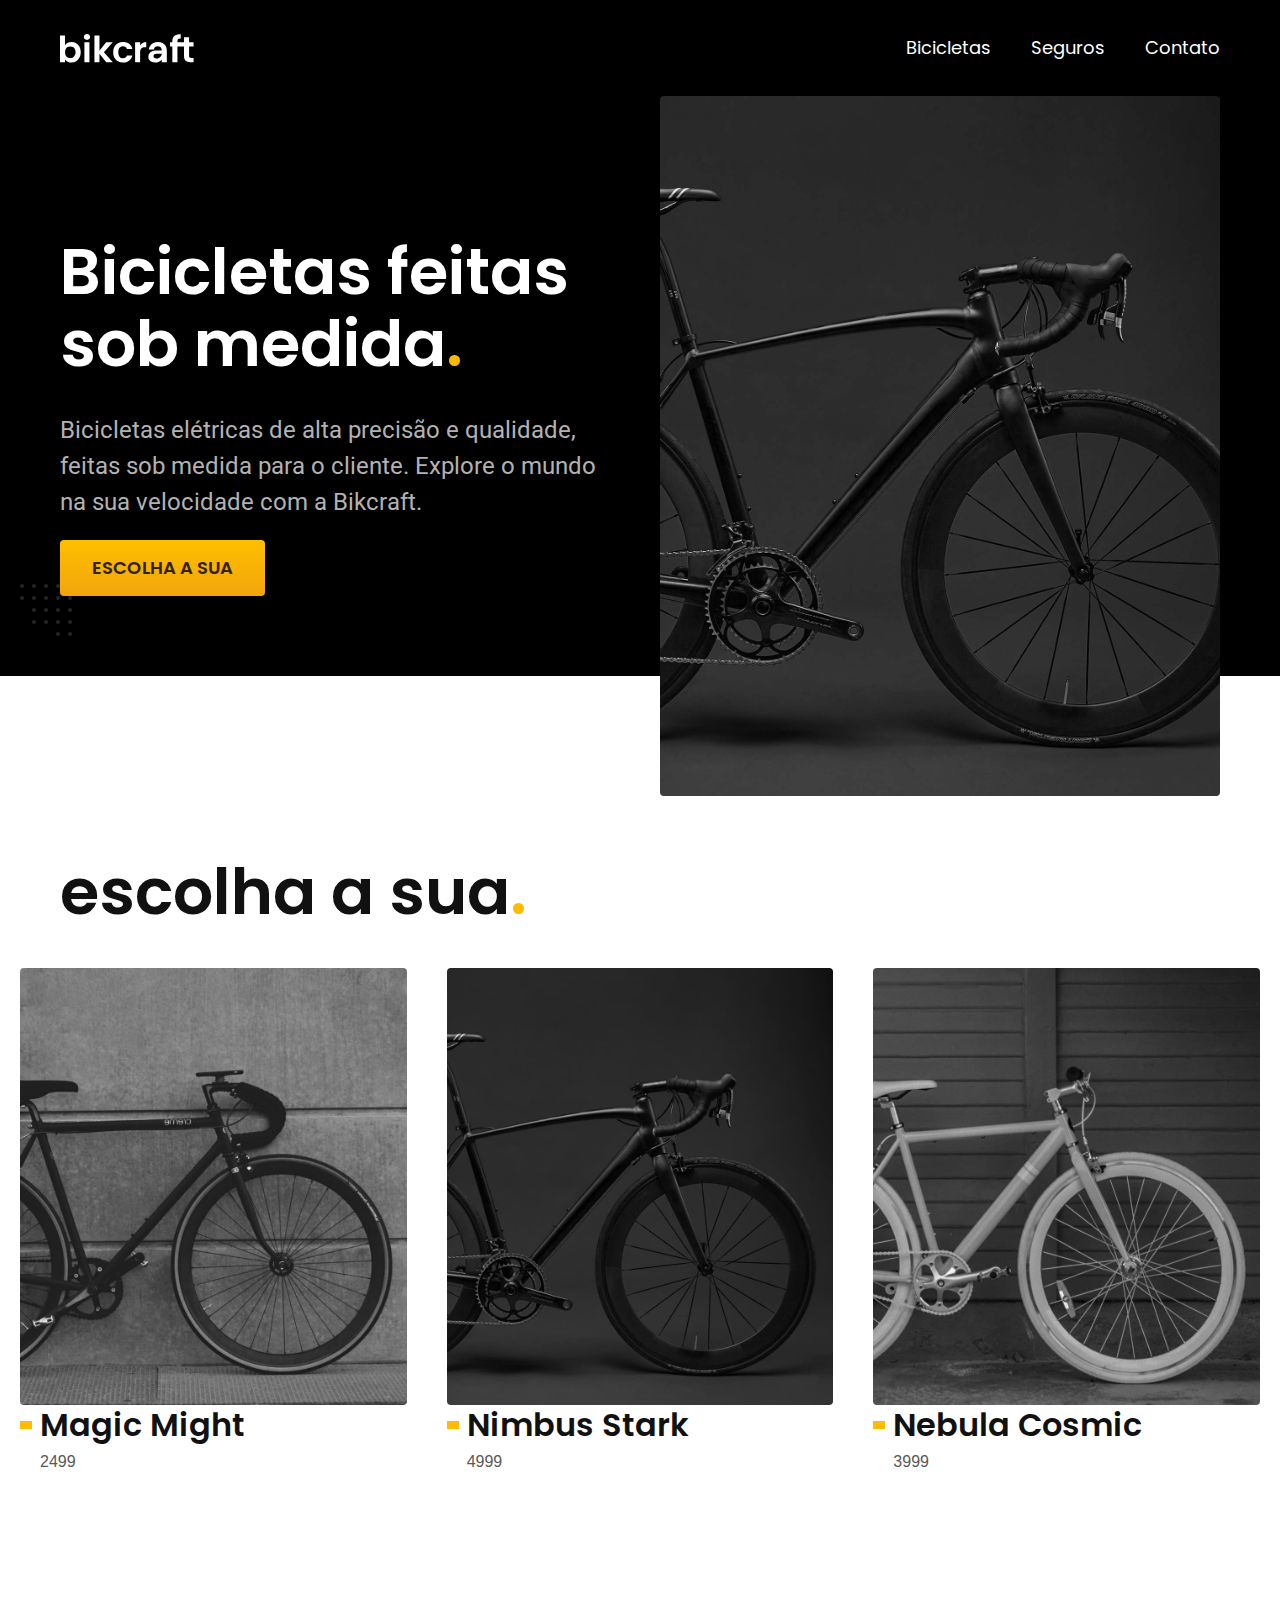
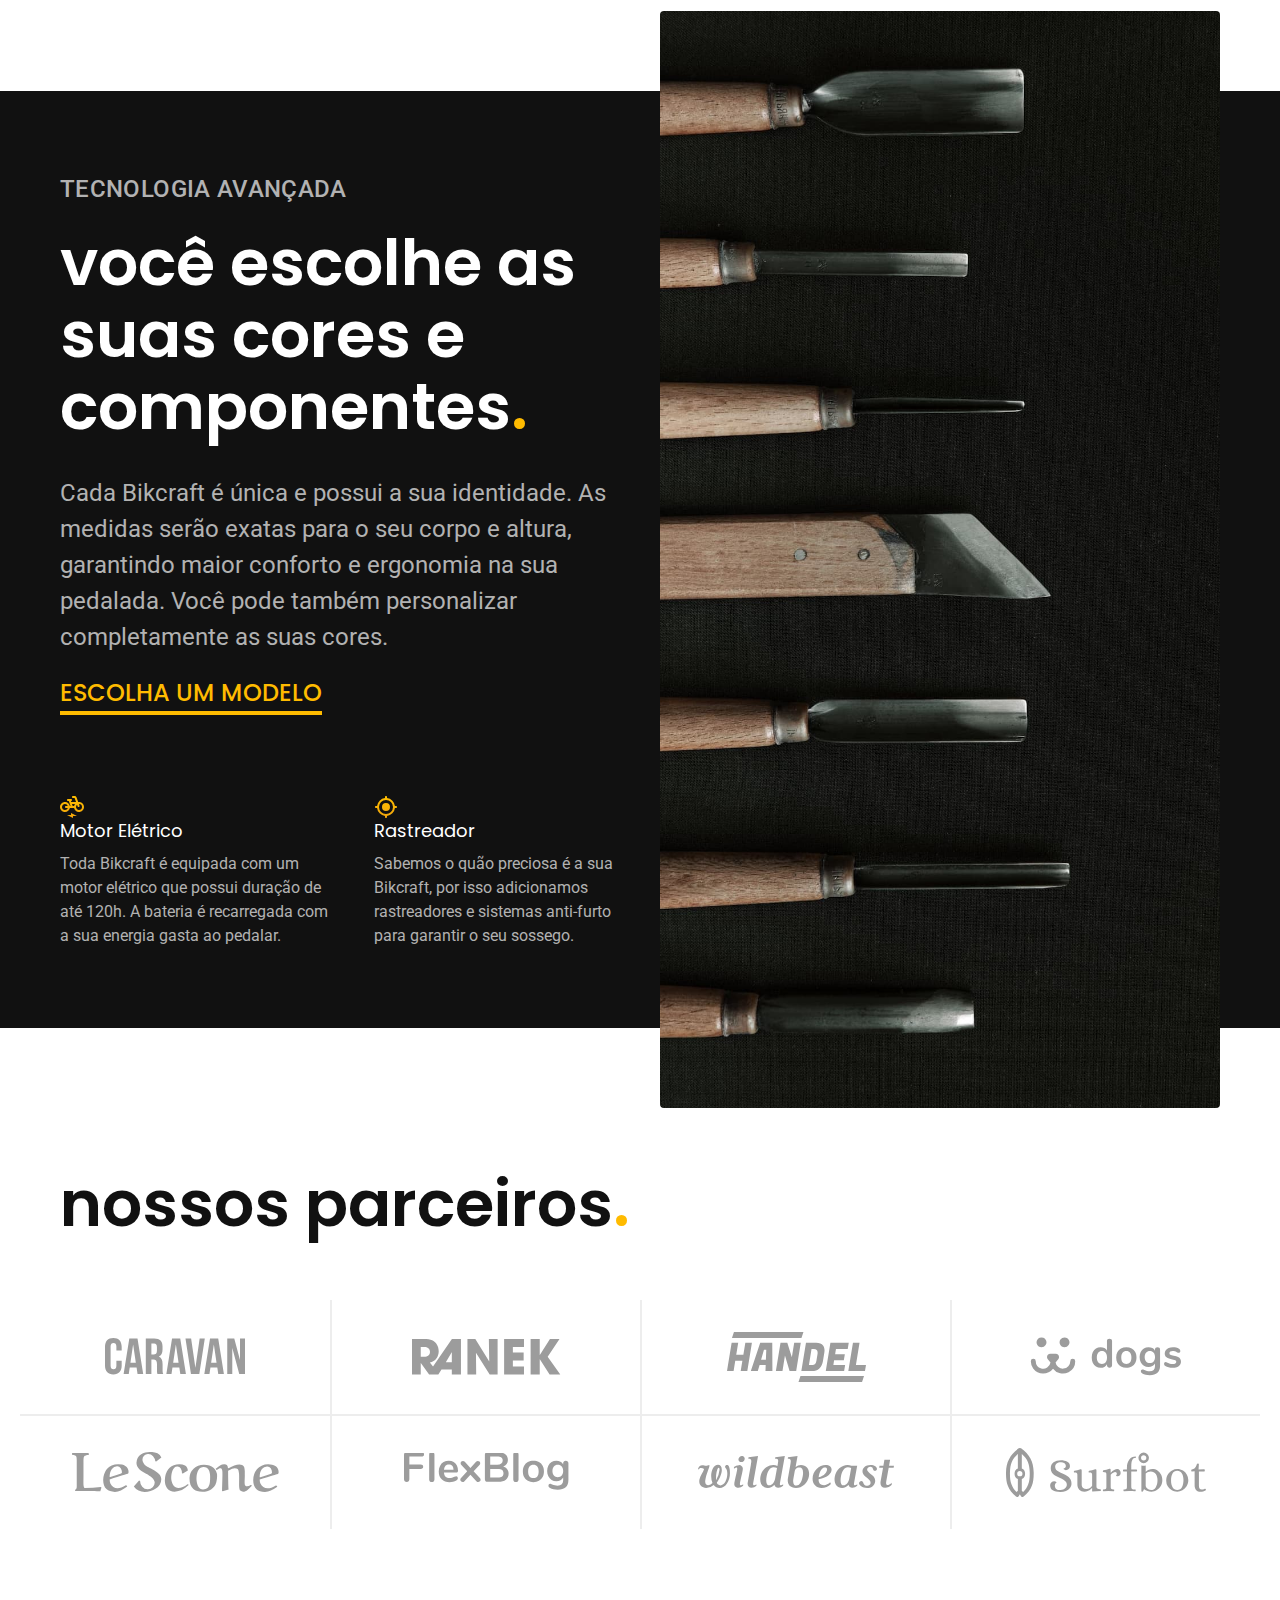
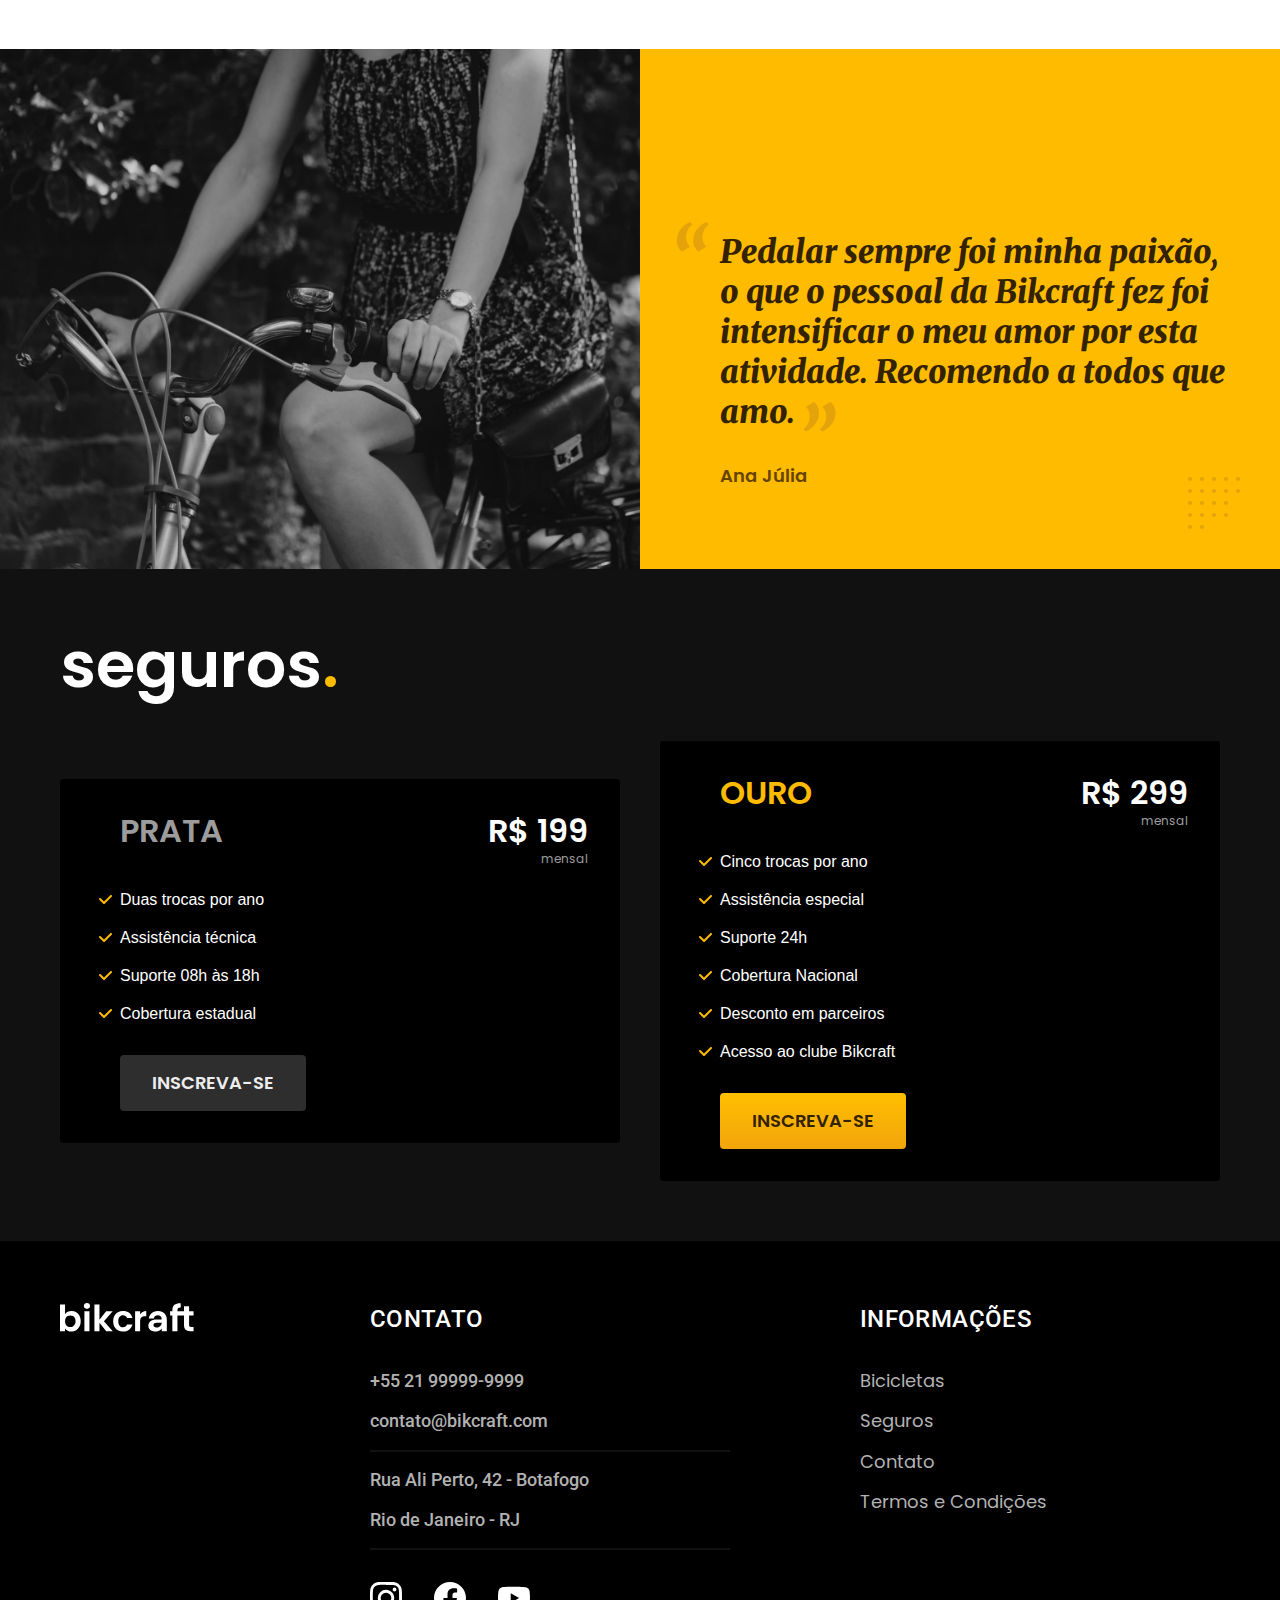
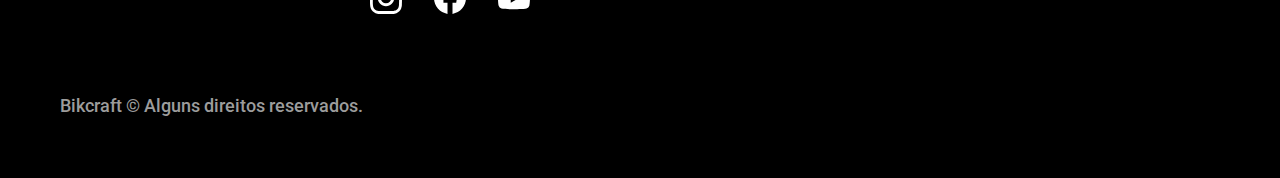
<file: index.html>
<!DOCTYPE html>

<html lang="pt-br">

<head>
  <meta charset="UTF-8">
  <meta name="viewport" content="width=device-width, initial-scale=1.0">
  <title>Bikcraft - Bicicletas Elétricas</title>
  <meta name="description" content="Bicicletas elétricas de alta precisão e qualidade, feitas sob medida para o cliente. Explore o mundo na sua velocidade com a Bikcraft.">

  <link rel="preconnect" href="https://fonts.googleapis.com">
  <link rel="preconnect" href="https://fonts.gstatic.com" crossorigin>
  <link href="https://fonts.googleapis.com/css2?family=Merriweather:ital,wght@1,900&family=Poppins:wght@400;600&family=Roboto:wght@400;500&display=swap" rel="stylesheet">

  <link rel="stylesheet" href="./css/style.css" as="style">
  <link rel="preload" href="./css/style.css">
</head>

<body>
  <header class="header-bg">
    <div class="header container">
      <a href="./"><img src="./img/bikcraft.svg" width="136" height="32" alt="Bikcraft">
      </a>

      <nav aria-label="primaria">
        <ul class="header-menu font-1-m cor-0">
          <li><a href="./bicicletas.html">Bicicletas</a></li>
          <li><a href="./seguros.html">Seguros</a></li>
          <li><a href="./contato.html">Contato</a></li>
        </ul>
      </nav>
    </div>
  </header>

  <main class="introducao-bg">
    <div class="introducao container">
      <div class="introducao-conteudo">
        <h1 class="font-1-xxl cor-0">Bicicletas feitas sob medida<span class="cor-p1">.</span></h1>
        <p class="font-2-l cor-5">Bicicletas elétricas de alta precisão e qualidade, feitas sob medida para o cliente. Explore o mundo na sua velocidade com a Bikcraft.</p>
        <a class="botao" href="./bicicletas.html">Escolha a sua</a>
      </div>
      <picture>
        <source media="(max-width: 800px)" srcset="./img/bicicletas/nimbus.jpg">
        <img src="./img/fotos/introducao.jpg" width="1280" height="1600" alt="Bicicleta Elétrica Preta">
      </picture>
    </div>
  </main>

  <article class="bicicletas-lista">
    <h2 class=" container font-1-xxl">escolha a sua<span class="cor-p1">.</span></h2>

    <ul>
      <li>
        <a href="./bicicletas/magic.html">
          <img src="./img/bicicletas/magic-home.jpg" width="920" height="1040" alt="Bicicleta Preta">
          <h3 class="font-1-xl">Magic Might</h3>
          <span class="font-2m cor-8">2499</span>
        </a>
      </li>
      <li>
        <a href="./bicicletas/nimbus.html">
          <img src="./img/bicicletas/nimbus-home.jpg" width="920" height="1040" alt="Bicicleta Preta">
          <h3 class="font-1-xl">Nimbus Stark</h3>
          <span class="font-2m cor-8">4999</span>
        </a>
      </li>
      <li>
        <a href="./bicicletas/nebula.html">
          <img src="./img/bicicletas/nebula-home.jpg" width="920" height="1040" alt="Bicicleta Preta">
          <h3 class="font-1-xl">Nebula Cosmic</h3>
          <span class="font-2m cor-8">3999</span>
        </a>
      </li>
    </ul>
  </article>

  <article class="tecnologia-bg">
    <div class="tecnologia container">
      <div class="tecnologia-conteudo">
        <span class="font-2-l-b cor-5">Tecnologia Avançada</span>
        <h2 class="font-1-xxl cor-0">você escolhe as suas cores e componentes<span class="cor-p1">.</span></h2>
        <p class="font-2-l cor-5">Cada Bikcraft é única e possui a sua identidade. As medidas serão exatas para o seu corpo e altura, garantindo maior conforto e ergonomia na sua pedalada. Você pode também personalizar completamente as suas cores.</p>
        <a class="link" href="./bicicletas.html">Escolha um modelo</a>
        <div class="tecnologia-vantagens">
          <div>
            <img src="./img/icones/eletrica.svg" width="24" height="24" alt="">
            <h3 class="font-1-m cor-0">Motor Elétrico</h3>
            <p class="font-2-s cor-5">Toda Bikcraft é equipada com um motor elétrico que possui duração de até 120h. A bateria é recarregada com a sua energia gasta ao pedalar.</p>
          </div>
          <div>
            <img src="./img/icones/rastreador.svg" width="24" height="24" alt="">
            <h3 class="font-1-m cor-0">Rastreador</h3>
            <p class="font-2-s cor-5">Sabemos o quão preciosa é a sua Bikcraft, por isso adicionamos rastreadores e sistemas anti-furto para garantir o seu sossego.</p>
          </div>
        </div>
      </div>
      <div class="tecnologia-imagem">
        <img src="./img/fotos/tecnologia.jpg" width="1200" height="1920" alt="">
      </div>
    </div>
  </article>

  <section class="parceiros" aria-label="Nossos Parceiros">
    <h2 class=" container font-1-xxl">nossos parceiros<span class="cor-p1">.</span></h2>

    <ul>
      <li><img src="./img/parceiros/caravan.svg" width="140" height="38" alt="Caravan"></li>
      <li><img src="./img/parceiros/ranek.svg" width="149" height="36" alt="Ranek"></li>
      <li><img src="./img/parceiros/handel.svg" width="139" height="50" alt="Handel"></li>
      <li><img src="./img/parceiros/dogs.svg" width="152" height="39" alt="Dogs"></li>
      <li><img src="./img/parceiros/lescone.svg" width="208" height="41" alt="Lescone"></li>
      <li><img src="./img/parceiros/flexblog.svg" width="165" height="38" alt="flexblog"></li>
      <li><img src="./img/parceiros/wildbeast.svg" width="196" height="34" alt="wildbeast"></li>
      <li><img src="./img/parceiros/surfbot.svg" width="200" height="49" alt="surfbot"></li>
    </ul>
  </section>

  <section class="depoimento" aria-label="Depoimento">
    <div>
      <img src="./img/fotos/depoimento.jpg" width="1560" height="1360" alt="Pessoa Pedalando uma bicicleta Bikcraft">
    </div>

    <div class="depoimento-conteudo">
      <blockquote class="font-1-xl cor-p5">
        <p>Pedalar sempre foi minha paixão, o que o pessoal da Bikcraft fez foi intensificar o meu amor por esta atividade. Recomendo a todos que amo.</p>
      </blockquote>
      <span class="font-1-m-b cor-p4">Ana Júlia</span>
    </div>
  </section>

  <article class="seguros-bg">
    <div class="seguros container">
      <h2 class="font-1-xxl cor-0">seguros<span class="cor-p1">.</span></h2>
      <div class="seguros-item">
        <h3 class="font-1-xl cor-6">PRATA</h3>
        <span class="font-1-xl cor-0">R$ 199 <span class="font-1-xs cor-6">mensal</span></span>
        <ul class="font-2m cor-0">
          <li>Duas trocas por ano</li>
          <li>Assistência técnica</li>
          <li>Suporte 08h às 18h</li>
          <li>Cobertura estadual</li>
        </ul>
        <a class="botao secundario" href="./orcamento.html">Inscreva-se</a>
      </div>
      <div class="seguros-item">
        <h3 class="font-1-xl cor-p1">OURO</h3>
        <span class="font-1-xl cor-0">R$ 299 <span class="font-1-xs cor-6">mensal</span></span>
        <ul class="font-2m cor-0">
          <li>Cinco trocas por ano</li>
          <li>Assistência especial</li>
          <li>Suporte 24h</li>
          <li>Cobertura Nacional</li>
          <li>Desconto em parceiros</li>
          <li>Acesso ao clube Bikcraft</li>
        </ul>
        <a class="botao" href="./orcamento.html">Inscreva-se</a>
      </div>
    </div>
  </article>

  <footer class="footer-bg">
    <div class="footer container">
      <img src="./img/bikcraft.svg" width="136" height="32" alt="Bikcraft">
      <div class="footer-contato">
        <h3 class="font-2-l-b cor-0">Contato</h3>
        <ul class="font-2-m cor-5">
          <li><a href="tel: +5521999999999">+55 21 99999-9999</a></li>
          <li><a href="mailto:contato@bikcraft.com">contato@bikcraft.com</a></li>
          <li>Rua Ali Perto, 42 - Botafogo</li>
          <li>Rio de Janeiro - RJ</li>
        </ul>
        <div class="footer-redes">
          <a href="./">
            <img src="./img/redes/instagram.svg" width="32" height="32" alt="instagram">
          </a>
          <a href="./">
            <img src="./img/redes/facebook.svg" width="32" height="32" alt="Facebook">
          </a>
          <a href="./">
            <img src="./img/redes/youtube.svg" width="32" height="32" alt="Youtube">
          </a>
        </div>
      </div>
      <div class="footer-informacoes">
        <h3 class="font-2-l-b cor-0">Informações</h3>
        <nav>
          <ul class="font-1-m cor-5">
            <li><a href="./bicicletas.html">Bicicletas</a></li>
            <li><a href="./seguros.html">Seguros</a></li>
            <li><a href="./contato.html">Contato</a></li>
            <li><a href="./termos.html">Termos e Condições</a></li>
          </ul>
        </nav>
      </div>
      <p class="footer-copy font-2-m cor-6">Bikcraft © Alguns direitos reservados.</p>
    </div>
  </footer>
</body>

</html>
</file>
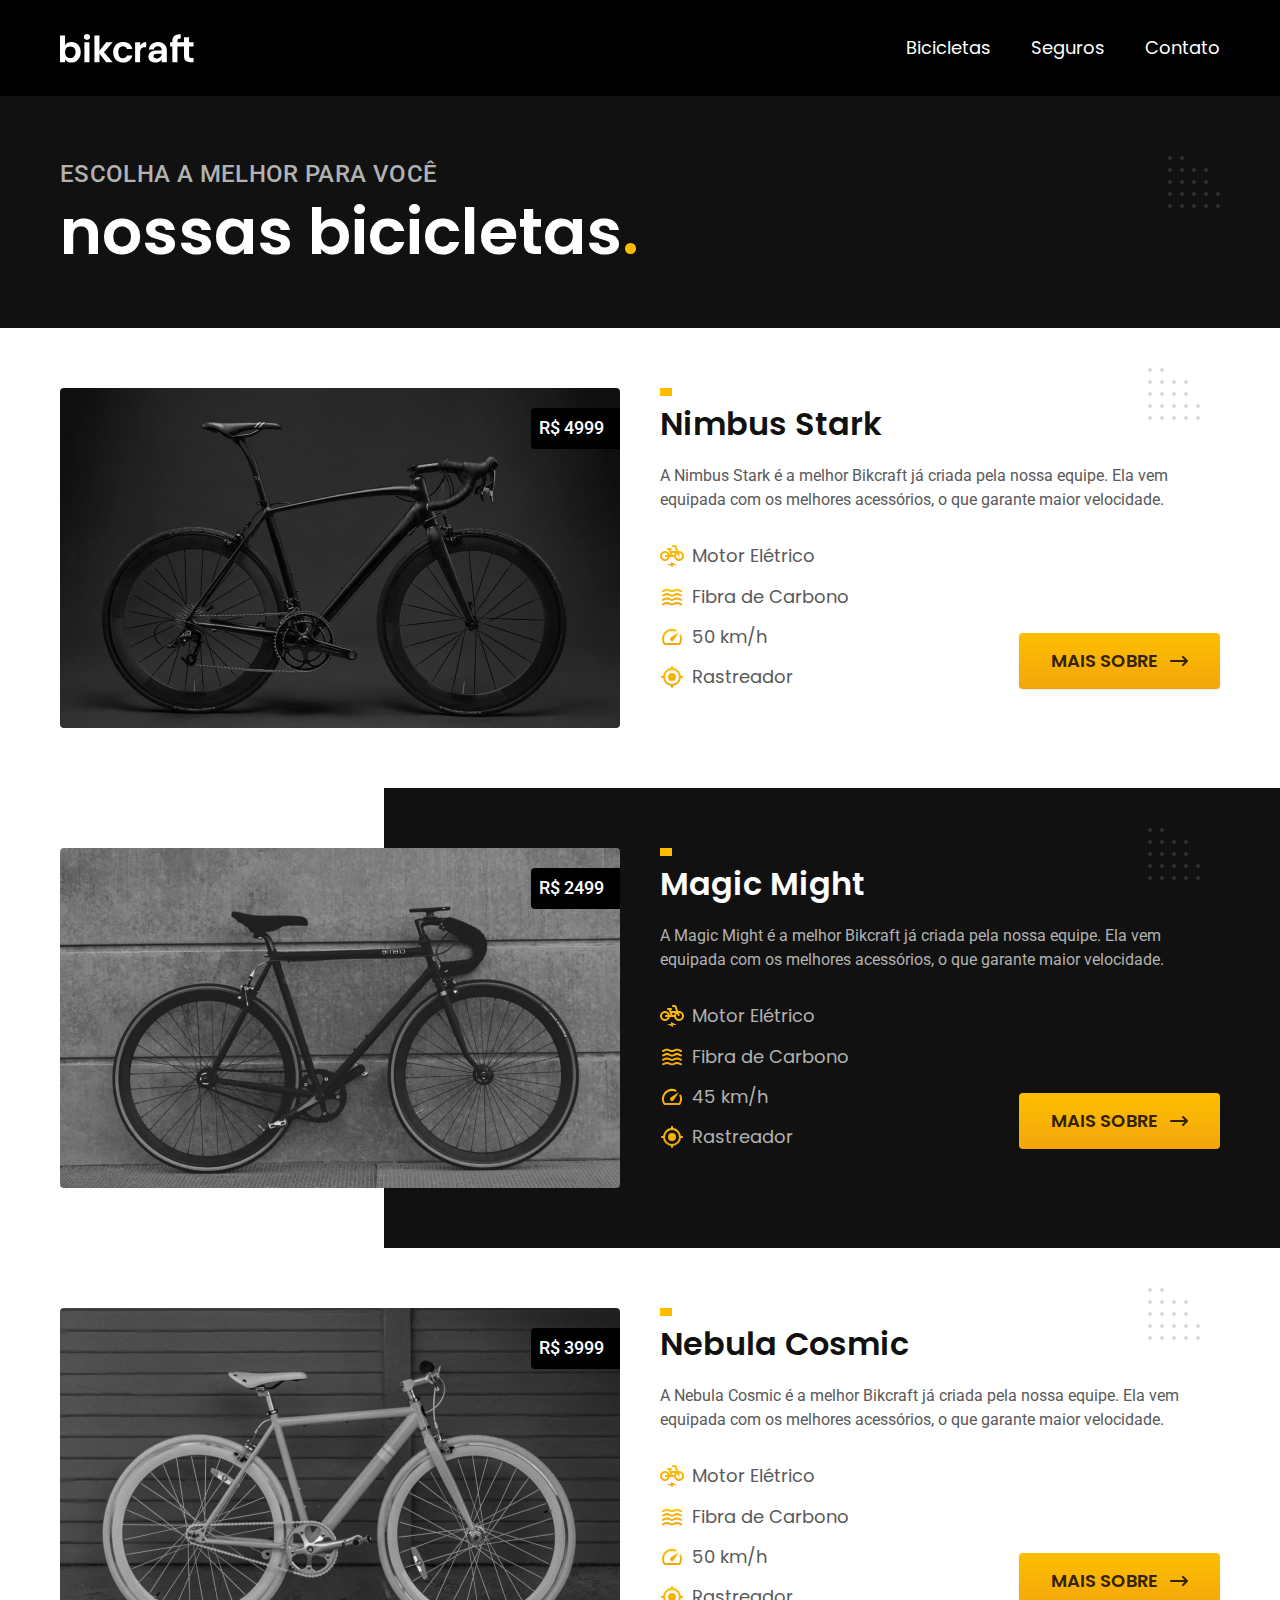
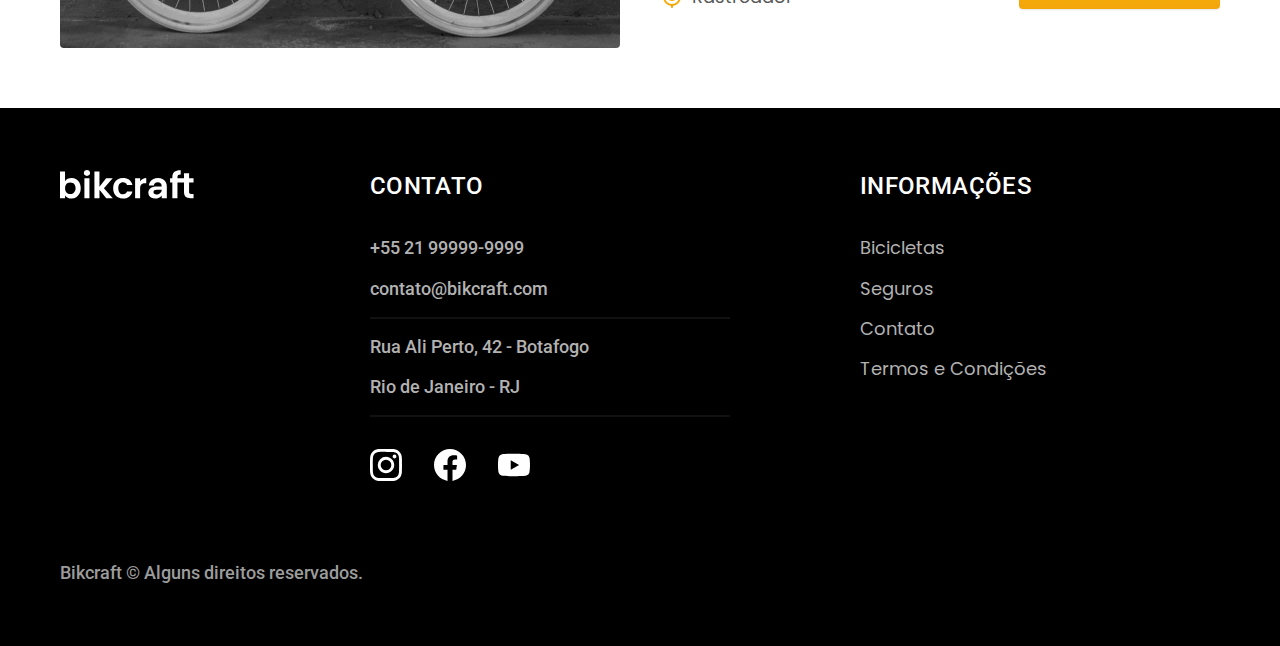
<file: bicicletas.html>
<!DOCTYPE html>
<html lang="pt-br">

<head>
  <meta charset="UTF-8">
  <meta name="viewport" content="width=device-width, initial-scale=1.0">

  <title>Bicicletas | Bikcraft</title>
  <meta name="description" content="Termons e condições">

  <link rel="preconnect" href="https://fonts.googleapis.com">
  <link rel="preconnect" href="https://fonts.gstatic.com" crossorigin>
  <link href="https://fonts.googleapis.com/css2?family=Merriweather:ital,wght@1,900&family=Poppins:wght@400;600&family=Roboto:wght@400;500&display=swap" rel="stylesheet">

  <link rel="stylesheet" href="./css/style.css" as="style">
  <link rel="stylesheet" href="./css/style.css">
</head>

<body id="bicicletas">
  <header class="header-bg">
    <div class="header container">
      <a href="./"><img src="./img/bikcraft.svg" alt="Bikcraft">
      </a>
      <nav aria-label="primaria">
        <ul class="header-menu font-1-m cor-0">
          <li><a href="./bicicletas.html">Bicicletas</a></li>
          <li><a href="./seguros.html">Seguros</a></li>
          <li><a href="./contato.html">Contato</a></li>
        </ul>
      </nav>
    </div>
  </header>

  <main>
    <div class="titulo-bg">
      <div class="titulo container">
        <p class="font-2-l-b cor-5">Escolha a melhor para você</p>
        <h1 class="font-1-xxl cor-0">nossas bicicletas<span class="cor-p1">.</span></h1>
      </div>
    </div>

    <div class="bicicletas container">
      <div class="bicicletas-imagem">
        <img src="./img/bicicletas/nimbus.jpg" alt="Bicicleta preta">
        <span class="font-2-m cor-0">R$ 4999</span>
      </div>
      <div class="bicicletas-conteudo">
        <h2 class="font-1-xl">Nimbus Stark</h2>
        <p class="font-2-s cor-8">A Nimbus Stark é a melhor Bikcraft já criada pela nossa equipe. Ela vem equipada com os melhores acessórios, o que garante maior velocidade.</p>
        <ul class="font-1-m cor-8">
          <li>
            <img src="./img/icones/eletrica.svg" alt="">
            Motor Elétrico
          </li>
          <li>
            <img src="./img/icones/carbono.svg" alt="">
            Fibra de Carbono
          </li>
          <li>
            <img src="./img/icones/velocidade.svg" alt="">
            50 km/h
          </li>
          <li>
            <img src="./img/icones/rastreador.svg" alt="">
            Rastreador
          </li>
        </ul>
        <a class="botao seta" href="./bicicletas/nimbus.html">Mais Sobre</a>
      </div>
    </div>

    <div class="bicicletas-bg">
      <div class="bicicletas container">
        <div class="bicicletas-imagem">
          <img src="./img/bicicletas/magic.jpg" alt="Bicicleta preta">
          <span class="font-2-m cor-0">R$ 2499</span>
        </div>
        <div class="bicicletas-conteudo">
          <h2 class="font-1-xl cor-0">Magic Might</h2>
          <p class="font-2-s cor-5">A Magic Might é a melhor Bikcraft já criada pela nossa equipe. Ela vem equipada com os melhores acessórios, o que garante maior velocidade.</p>
          <ul class="font-1-m cor-5">
            <li>
              <img src="./img/icones/eletrica.svg" alt="">
              Motor Elétrico
            </li>
            <li>
              <img src="./img/icones/carbono.svg" alt="">
              Fibra de Carbono
            </li>
            <li>
              <img src="./img/icones/velocidade.svg" alt="">
              45 km/h
            </li>
            <li>
              <img src="./img/icones/rastreador.svg" alt="">
              Rastreador
            </li>
          </ul>
          <a class="botao seta" href="./bicicletas/magic.html">Mais Sobre</a>
        </div>
      </div>
    </div>

    <div class="bicicletas container">
      <div class="bicicletas-imagem">
        <img src="./img/bicicletas/nebula.jpg" alt="Bicicleta preta">
        <span class="font-2-m cor-0">R$ 3999</span>
      </div>
      <div class="bicicletas-conteudo">
        <h2 class="font-1-xl">Nebula Cosmic</h2>
        <p class="font-2-s cor-8">A Nebula Cosmic é a melhor Bikcraft já criada pela nossa equipe. Ela vem equipada com os melhores acessórios, o que garante maior velocidade.</p>
        <ul class="font-1-m cor-8">
          <li>
            <img src="./img/icones/eletrica.svg" alt="">
            Motor Elétrico
          </li>
          <li>
            <img src="./img/icones/carbono.svg" alt="">
            Fibra de Carbono
          </li>
          <li>
            <img src="./img/icones/velocidade.svg" alt="">
            50 km/h
          </li>
          <li>
            <img src="./img/icones/rastreador.svg" alt="">
            Rastreador
          </li>
        </ul>
        <a class="botao seta" href="./bicicletas/nebula.html">Mais Sobre</a>
      </div>
    </div>

  </main>

  <footer class="footer-bg">
    <div class="footer container">
      <img src="./img/bikcraft.svg" alt="Bikcraft">
      <div class="footer-contato">
        <h3 class="font-2-l-b cor-0">Contato</h3>
        <ul class="font-2-m cor-5">
          <li><a href="tel: +5521999999999">+55 21 99999-9999</a></li>
          <li><a href="mailto:contato@bikcraft.com">contato@bikcraft.com</a></li>
          <li>Rua Ali Perto, 42 - Botafogo</li>
          <li>Rio de Janeiro - RJ</li>
        </ul>
        <div class="footer-redes">
          <a href="./">
            <img src="./img/redes/instagram.svg" alt="instagram">
          </a>
          <a href="./">
            <img src="./img/redes/facebook.svg" alt="Facebook">
          </a>
          <a href="./">
            <img src="./img/redes/youtube.svg" alt="Youtube">
          </a>
        </div>
      </div>
      <div class="footer-informacoes">
        <h3 class="font-2-l-b cor-0">Informações</h3>
        <nav>
          <ul class="font-1-m cor-5">
            <li><a href="./bicicletas.html">Bicicletas</a></li>
            <li><a href="./seguros.html">Seguros</a></li>
            <li><a href="./contato.html">Contato</a></li>
            <li><a href="./termos.html">Termos e Condições</a></li>
          </ul>
        </nav>
      </div>
      <p class="footer-copy font-2-m cor-6">Bikcraft © Alguns direitos reservados.</p>
    </div>
  </footer>
</body>

</html>
</file>
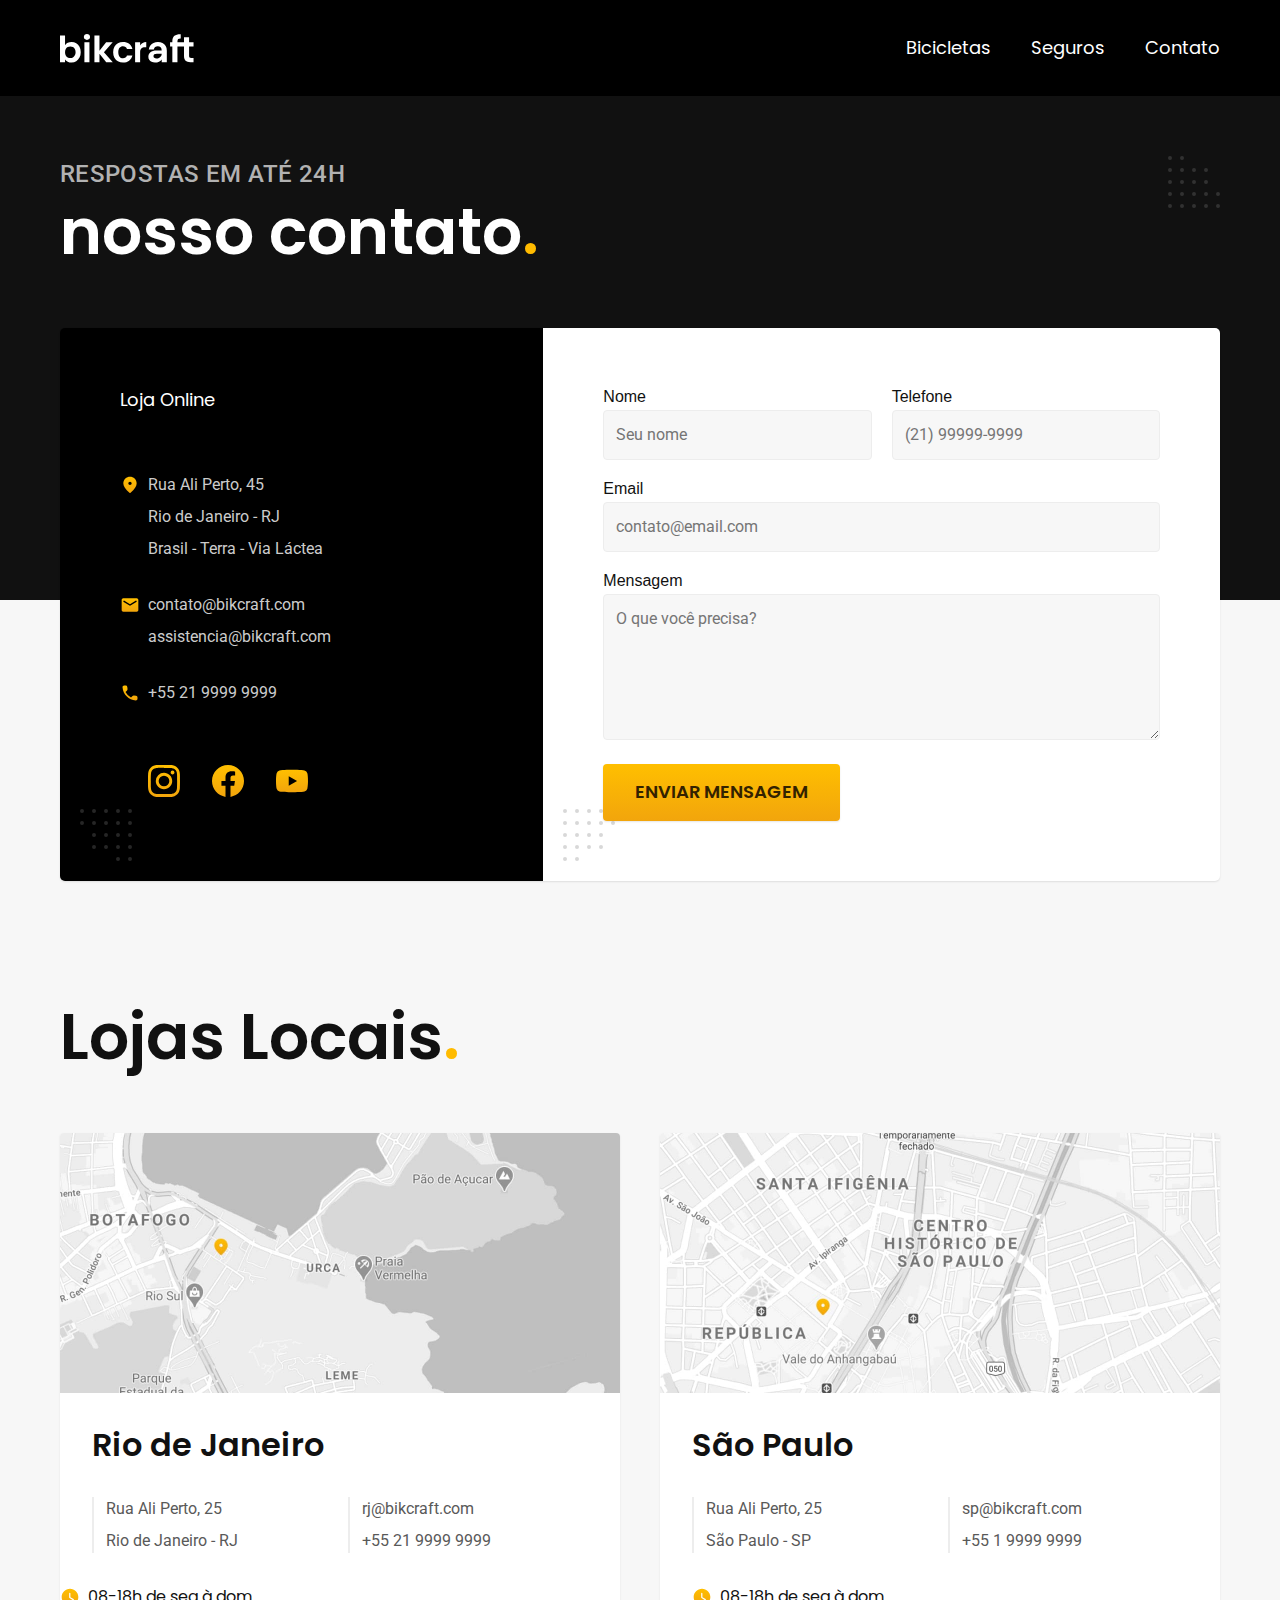
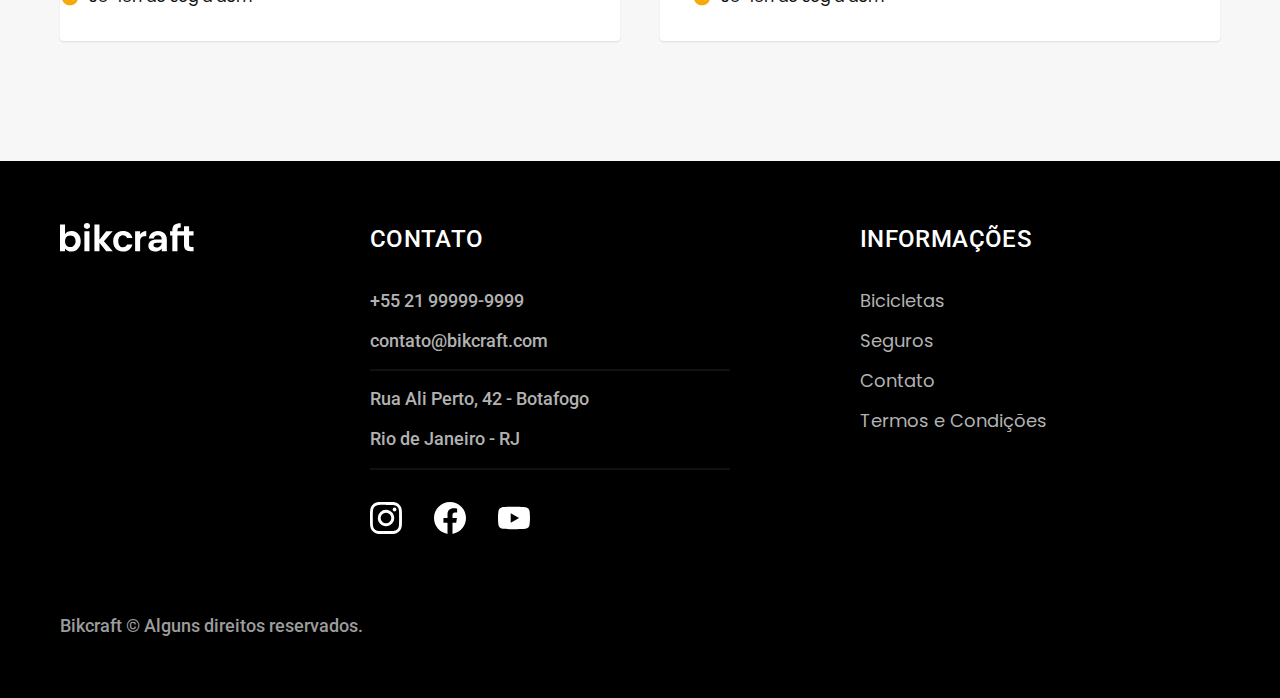
<file: contato.html>
<!DOCTYPE html>
<html lang="pt-br">

<head>
  <meta charset="UTF-8">
  <meta name="viewport" content="width=device-width, initial-scale=1.0">

  <title>Contato | Bikcraft</title>
  <meta name="description" content="Termons e condições">

  <link rel="preconnect" href="https://fonts.googleapis.com">
  <link rel="preconnect" href="https://fonts.gstatic.com" crossorigin>
  <link href="https://fonts.googleapis.com/css2?family=Merriweather:ital,wght@1,900&family=Poppins:wght@400;600&family=Roboto:wght@400;500&display=swap" rel="stylesheet">

  <link rel="stylesheet" href="./css/style.css" as="style">
  <link rel="stylesheet" href="./css/style.css">
</head>

<body id="contato">
  <header class="header-bg">
    <div class="header container">
      <a href="./"><img src="./img/bikcraft.svg" alt="Bikcraft">
      </a>
      <nav aria-label="primaria">
        <ul class="header-menu font-1-m cor-0">
          <li><a href="./bicicletas.html">Bicicletas</a></li>
          <li><a href="./seguros.html">Seguros</a></li>
          <li><a href="./contato.html">Contato</a></li>
        </ul>
      </nav>
    </div>
  </header>

  <main>
    <div class="titulo-bg">
      <div class="titulo container">
        <p class="font-2-l-b cor-5">Respostas em até 24h</p>
        <h1 class="font-1-xxl cor-0">nosso contato<span class="cor-p1">.</span></h1>
      </div>
    </div>

    <div class="contato container">
      <section class="contato-dados" aria-label="Endereço">
        <h2 class="font-1-m cor-0">Loja Online</h2>
        <div class="contato-endereco font-2-s cor-4">
          <p>Rua Ali Perto, 45</p>
          <p>Rio de Janeiro - RJ</p>
          <p>Brasil - Terra - Via Láctea</p>
        </div>
        <address class="contato-meios font-2-s cor-4">
          <a href="mailto:contato@bikcraft.com">contato@bikcraft.com</a>
          <a href="mailto:assistencia@bikcraft.com">assistencia@bikcraft.com</a>
          <a href="tel:+552199999999">+55 21 9999 9999</a>
        </address>
        <div class="contato-redes">
          <a href="./">
            <img src="./img/redes/instagram-p.svg" alt="instagram">
          </a>
          <a href="./">
            <img src="./img/redes/facebook-p.svg" alt="Facebook">
          </a>
          <a href="./">
            <img src="./img/redes/youtube-p.svg" alt="Youtube">
          </a>
        </div>
      </section>

      <section class="contato-formulario" aria-label="Formulário">
        <form class="form" action="./contato.html">
          <div>
            <label for="nome">Nome</label>
            <input type="text" id="nome" name="nome" placeholder="Seu nome">
          </div>
          <div>
            <label for="telefone">Telefone</label>
            <input type="text" id="nome" name="nome" placeholder="(21) 99999-9999">
          </div>
          <div class="col-2">
            <label for="email">Email</label>
            <input type="email" id="email" name="email" placeholder="contato@email.com">
          </div>
          <div class="col-2">
            <label for="mensagem">Mensagem</label>
            <textarea rows="5" id="mensagem" name="mensagem" placeholder="O que você precisa?"></textarea>
          </div>
          <button class="botao col-2">Enviar Mensagem</button>
        </form>
      </section>
    </div>

    <article class="lojas container">
      <h2 class="font-1-xxl">Lojas Locais<span class="cor-p1">.</span></h2>
      <div class="lojas-item">
        <img src="./img/lojas/rj.jpg" alt="mapa marcando o endereço em Rua Ali Perto, 25 - Rio de Janeiro">
        <div class="lojas-conteudo">
          <h3 class="font-1-xl">Rio de Janeiro</h3>
          <div class="lojas-dados font-2-s cor-8">
            <p>Rua Ali Perto, 25</p>
            <p>Rio de Janeiro - RJ</p>
          </div>
          <div class="lojas-dados font-2-s cor-8">
            <a href="mailto:rj@bikcraft.com">rj@bikcraft.com</a>
            <a href="tel:+552199999999">+55 21 9999 9999</a>
          </div>
        </div>
        <p class="lojas-tempo font-1-s"><img src="./img/icones/horario.svg" alt="">08-18h de seg à dom</p>
      </div>
      </div>

      <div class="lojas-item">
        <img src="./img/lojas/sp.jpg" alt="mapa marcando o endereço em Rua Ali Perto, 25 - São Paulo">
        <div class="lojas-conteudo">
          <h3 class="font-1-xl">São Paulo</h3>
          <div class="lojas-dados font-2-s cor-8">
            <p>Rua Ali Perto, 25</p>
            <p>São Paulo - SP</p>
          </div>
          <div class="lojas-dados font-2-s cor-8">
            <a href="mailto:sp@bikcraft.com">sp@bikcraft.com</a>
            <a href="tel:+552199999999">+55 1 9999 9999</a>
          </div>
          <p class="lojas-tempo font-1-s"><img src="./img/icones/horario.svg" alt="">08-18h de seg à dom</p>
        </div>
      </div>
    </article>

    <footer class="footer-bg">
      <div class="footer container">
        <img src="./img/bikcraft.svg" alt="Bikcraft">
        <div class="footer-contato">
          <h3 class="font-2-l-b cor-0">Contato</h3>
          <ul class="font-2-m cor-5">
            <li><a href="tel: +5521999999999">+55 21 99999-9999</a></li>
            <li><a href="mailto:contato@bikcraft.com">contato@bikcraft.com</a></li>
            <li>Rua Ali Perto, 42 - Botafogo</li>
            <li>Rio de Janeiro - RJ</li>
          </ul>
          <div class="footer-redes">
            <a href="./">
              <img src="./img/redes/instagram.svg" alt="instagram">
            </a>
            <a href="./">
              <img src="./img/redes/facebook.svg" alt="Facebook">
            </a>
            <a href="./">
              <img src="./img/redes/youtube.svg" alt="Youtube">
            </a>
          </div>
        </div>
        <div class="footer-informacoes">
          <h3 class="font-2-l-b cor-0">Informações</h3>
          <nav>
            <ul class="font-1-m cor-5">
              <li><a href="./bicicletas.html">Bicicletas</a></li>
              <li><a href="./seguros.html">Seguros</a></li>
              <li><a href="./contato.html">Contato</a></li>
              <li><a href="./termos.html">Termos e Condições</a></li>
            </ul>
          </nav>
        </div>
        <p class="footer-copy font-2-m cor-6">Bikcraft © Alguns direitos reservados.</p>
      </div>
    </footer>
</body>

</html>
</file>
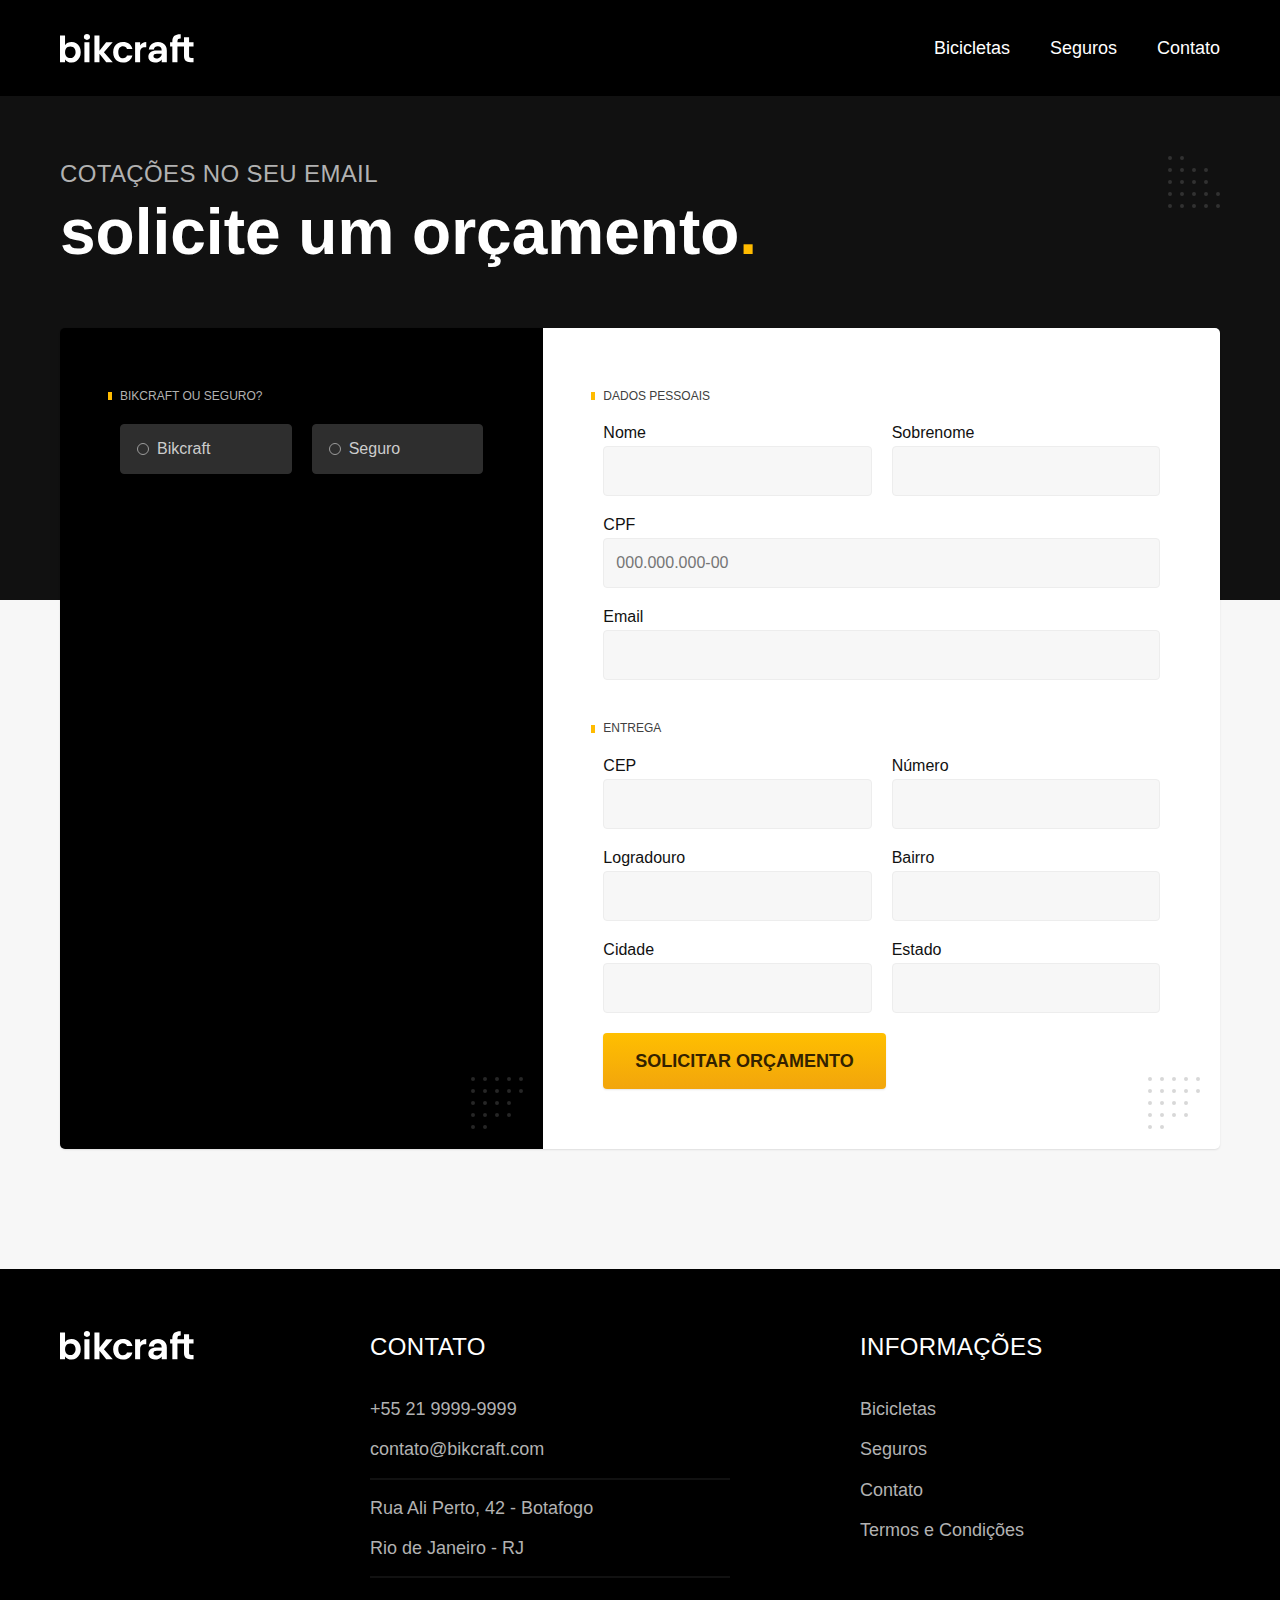
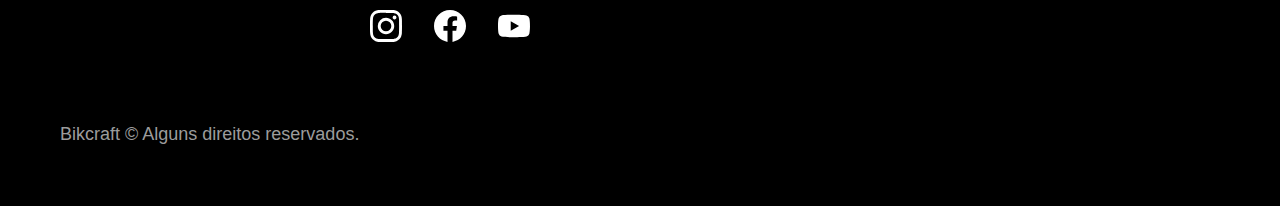
<file: orcamento.html>
<!DOCTYPE html>
<html lang="pt-br">

<head>
  <meta charset="UTF-8">
  <meta name="viewport" content="width=device-width, initial-scale=1.0">

  <title>Orçamento | Bikcraft</title>
  <meta name="description" content="Orçamento.">

  <link rel="stylesheet" href="./css/style.css" as="style">
  <link rel="stylesheet" href="./css/style.css">
</head>

<body id="orcamento">
  <header class="header-bg">
    <div class="header container">
      <a href="./">
        <img src="./img/bikcraft.svg" alt="Bikcraft">
      </a>

      <nav aria-label="primaria">
        <ul class="header-menu font-1-m cor-0">
          <li><a href="./bicicletas.html">Bicicletas</a></li>
          <li><a href="./seguros.html">Seguros</a></li>
          <li><a href="./contato.html">Contato</a></li>
        </ul>
      </nav>
    </div>
  </header>

  <main>
    <div class="titulo-bg">
      <div class="titulo container">
        <p class="font-2-l-b cor-5">Cotações no seu email</p>
        <h1 class="font-1-xxl cor-0">solicite um orçamento<span class="cor-p1">.</span></h1>
      </div>
    </div>

    <form class="orcamento container" action="./orcamento.html">
      <div class="orcamento-produto">
        <h2 class="font-1-xs cor-5">Bikcraft ou Seguro?</h2>

        <input type="radio" name="tipo" value="bikcraft" id="bikcraft">
        <label for="bikcraft">Bikcraft</label>

        <input type="radio" name="tipo" value="seguro" id="seguro">
        <label for="seguro">Seguro</label>

        <div class="orcamento-conteudo" id="orcamento-bikcraft">
          <h2 class="font-1-xs cor-5">Escolha a sua</h2>

          <input type="radio" name="produto" value="nimbus" id="nimbus">
          <label for="nimbus">Nimbus Stark <span>R$ 4999</span></label>
          <div class="orcamento-detalhes">
            <ul class="font-1-xs cor-8">
              <li><img src="./img/icones/eletrica.svg" alt=""> Motor Elétrico</li>
              <li><img src="./img/icones/carbono.svg" alt=""> Fibra de Carbono</li>
              <li><img src="./img/icones/velocidade.svg" alt=""> 50 km/h</li>
              <li><img src="./img/icones/rastreador.svg" alt=""> Rastreador</li>
            </ul>
            <img src="./img/bicicletas/nimbus.jpg" alt="Bicicleta preta">
          </div>

          <input type="radio" name="produto" value="magic" id="magic">
          <label for="magic">Magic Might <span>R$ 2499</span></label>
          <div class="orcamento-detalhes">
            <ul class="font-1-xs cor-8">
              <li><img src="./img/icones/eletrica.svg" alt=""> Motor Elétrico</li>
              <li><img src="./img/icones/carbono.svg" alt=""> Fibra de Carbono</li>
              <li><img src="./img/icones/velocidade.svg" alt=""> 45 km/h</li>
              <li><img src="./img/icones/rastreador.svg" alt=""> Rastreador</li>
            </ul>
            <img src="./img/bicicletas/magic.jpg" alt="Bicicleta preta">
          </div>

          <input type="radio" name="produto" value="nebula" id="nebula">
          <label for="nebula">Nebula Cosmic <span>R$ 3999</span></label>
          <div class="orcamento-detalhes">
            <ul class="font-1-xs cor-8">
              <li><img src="./img/icones/eletrica.svg" alt=""> Motor Elétrico</li>
              <li><img src="./img/icones/carbono.svg" alt=""> Fibra de Carbono</li>
              <li><img src="./img/icones/velocidade.svg" alt=""> 40 km/h</li>
              <li><img src="./img/icones/rastreador.svg" alt=""> Rastreador</li>
            </ul>
            <img src="./img/bicicletas/nebula.jpg" alt="Bicicleta branca">
          </div>

        </div>

        <div class="orcamento-conteudo" id="orcamento-seguro">
          <h2 class="font-1-xs cor-5">Escolha o plano</h2>

          <input type="radio" name="produto" value="prata" id="prata">
          <label for="prata">Prata <span>R$ 199</span></label>

          <input type="radio" name="produto" value="ouro" id="ouro">
          <label for="ouro">Ouro <span>R$ 299</span></label>
        </div>
      </div>
      <div class="orcamento-dados form">
        <h2 class="font-1-xs cor-9 col-2">dados pessoais</h2>
        <div>
          <label for="nome">Nome</label>
          <input type="text" id="nome" name="nome">
        </div>
        <div>
          <label for="sobrenome">Sobrenome</label>
          <input type="text" id="sobrenome" name="sobrenome">
        </div>
        <div class="col-2">
          <label for="cpf">CPF</label>
          <input type="text" id="cpf" name="cpf" placeholder="000.000.000-00">
        </div>
        <div class="col-2">
          <label for="email">Email</label>
          <input type="email" id="email" name="email">
        </div>
        <h2 class="font-1-xs cor-9 col-2">entrega</h2>
        <div>
          <label for="cep">CEP</label>
          <input type="text" id="cep" name="cep">
        </div>
        <div>
          <label for="numero">Número</label>
          <input type="text" id="numero" name="numero">
        </div>
        <div>
          <label for="logradouro">Logradouro</label>
          <input type="text" id="logradouro" name="logradouro">
        </div>
        <div>
          <label for="bairro">Bairro</label>
          <input type="text" id="bairro" name="bairro">
        </div>
        <div>
          <label for="cidade">Cidade</label>
          <input type="text" id="cidade" name="cidade">
        </div>
        <div>
          <label for="estado">Estado</label>
          <input type="text" id="estado" name="estado">
        </div>
        <button class="botao col-2">Solicitar Orçamento</button>
      </div>
    </form>
  </main>

  <footer class="footer-bg">
    <div class="footer container">
      <img src="./img/bikcraft.svg" alt="Bikcraft">
      <div class="footer-contato">
        <h3 class="font-2-l-b cor-0">Contato</h3>
        <ul class="font-2-m cor-5">
          <li><a href="tel:+552199999999">+55 21 9999-9999</a></li>
          <li><a href="mailto:contato@bikcraft.com">contato@bikcraft.com</a></li>
          <li>Rua Ali Perto, 42 - Botafogo</li>
          <li>Rio de Janeiro - RJ</li>
        </ul>
        <div class="footer-redes">
          <a href="./">
            <img src="./img/redes/instagram.svg" alt="Instagram">
          </a>
          <a href="./">
            <img src="./img/redes/facebook.svg" alt="Facebook">
          </a>
          <a href="./">
            <img src="./img/redes/youtube.svg" alt="Youtube">
          </a>
        </div>
      </div>
      <div class="footer-informacoes">
        <h3 class="font-2-l-b cor-0">Informações</h3>
        <nav>
          <ul class="font-1-m cor-5">
            <li><a href="./bicicletas.html">Bicicletas</a></li>
            <li><a href="./seguros.html">Seguros</a></li>
            <li><a href="./contato.html">Contato</a></li>
            <li><a href="./termos.html">Termos e Condições</a></li>
          </ul>
        </nav>
      </div>
      <p class="footer-copy font-2-m cor-6">Bikcraft © Alguns direitos reservados.</p>
    </div>
  </footer>
</body>

</html>
</file>
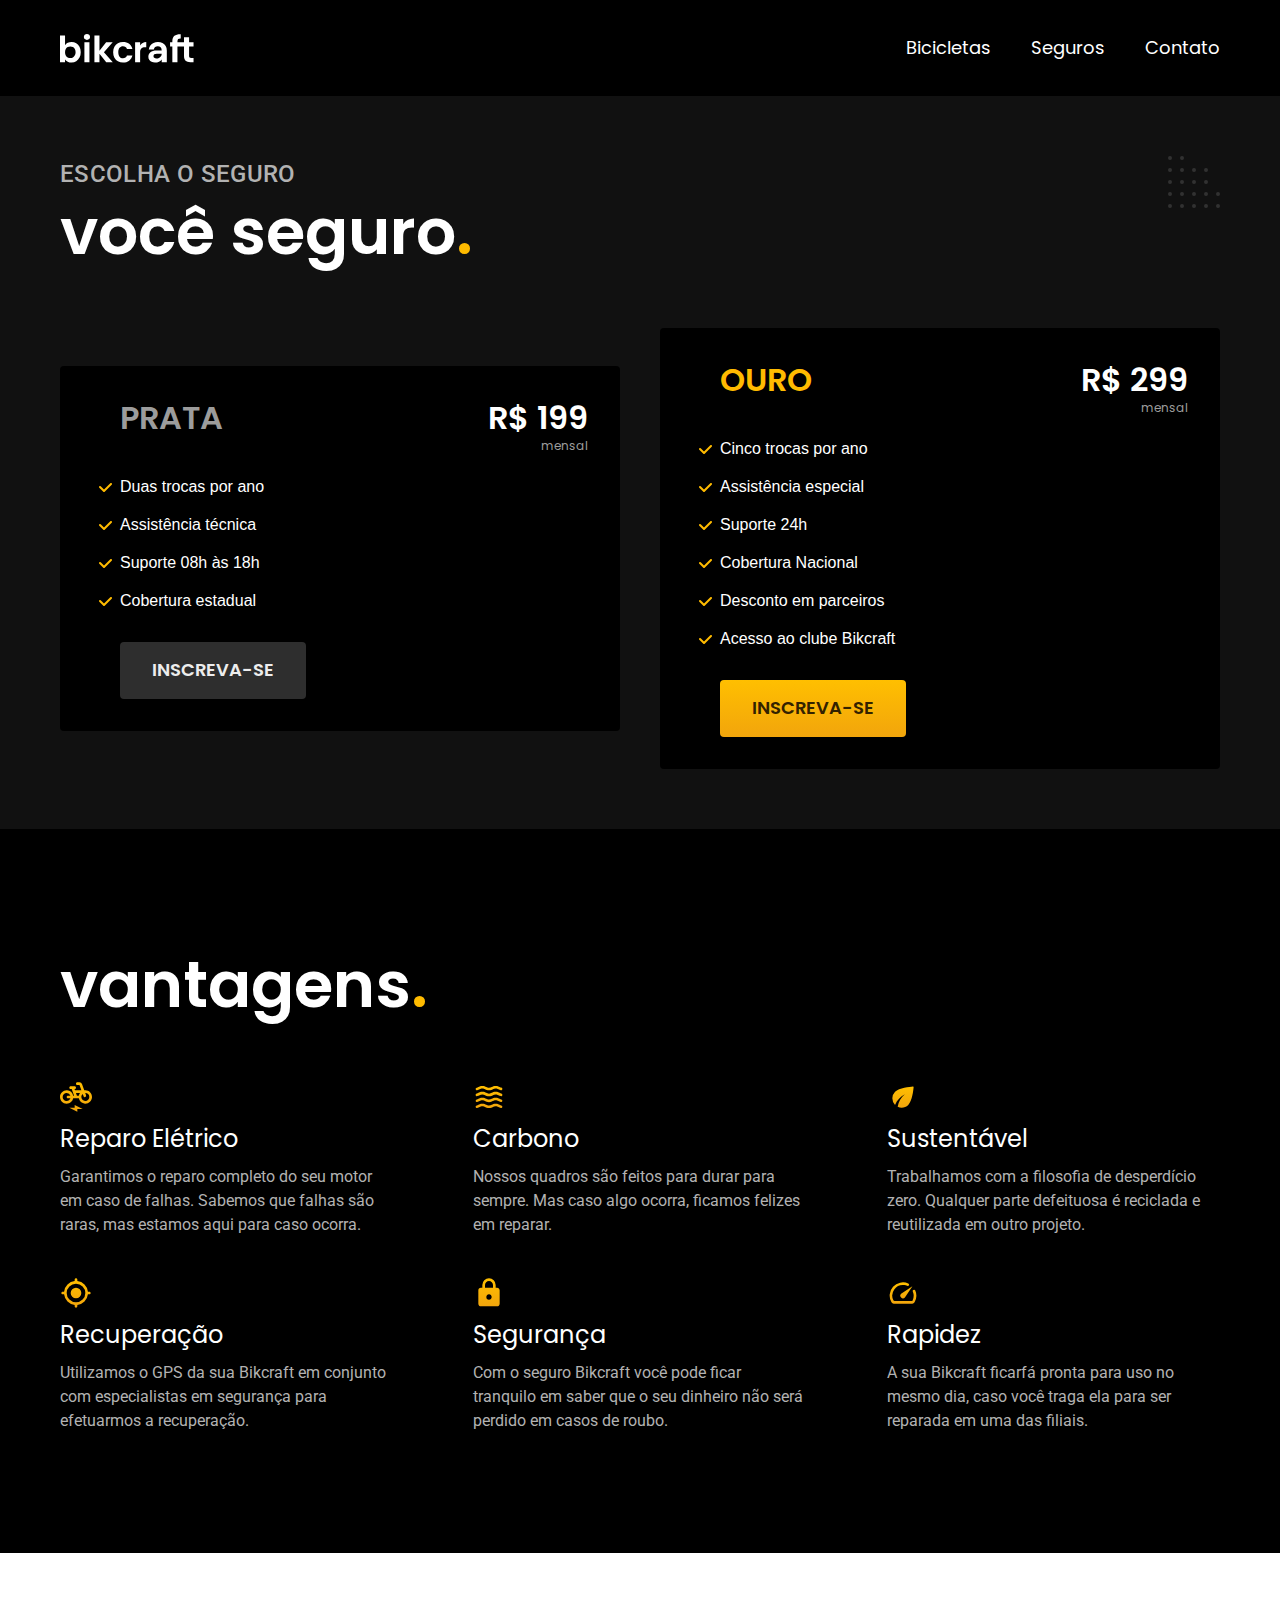
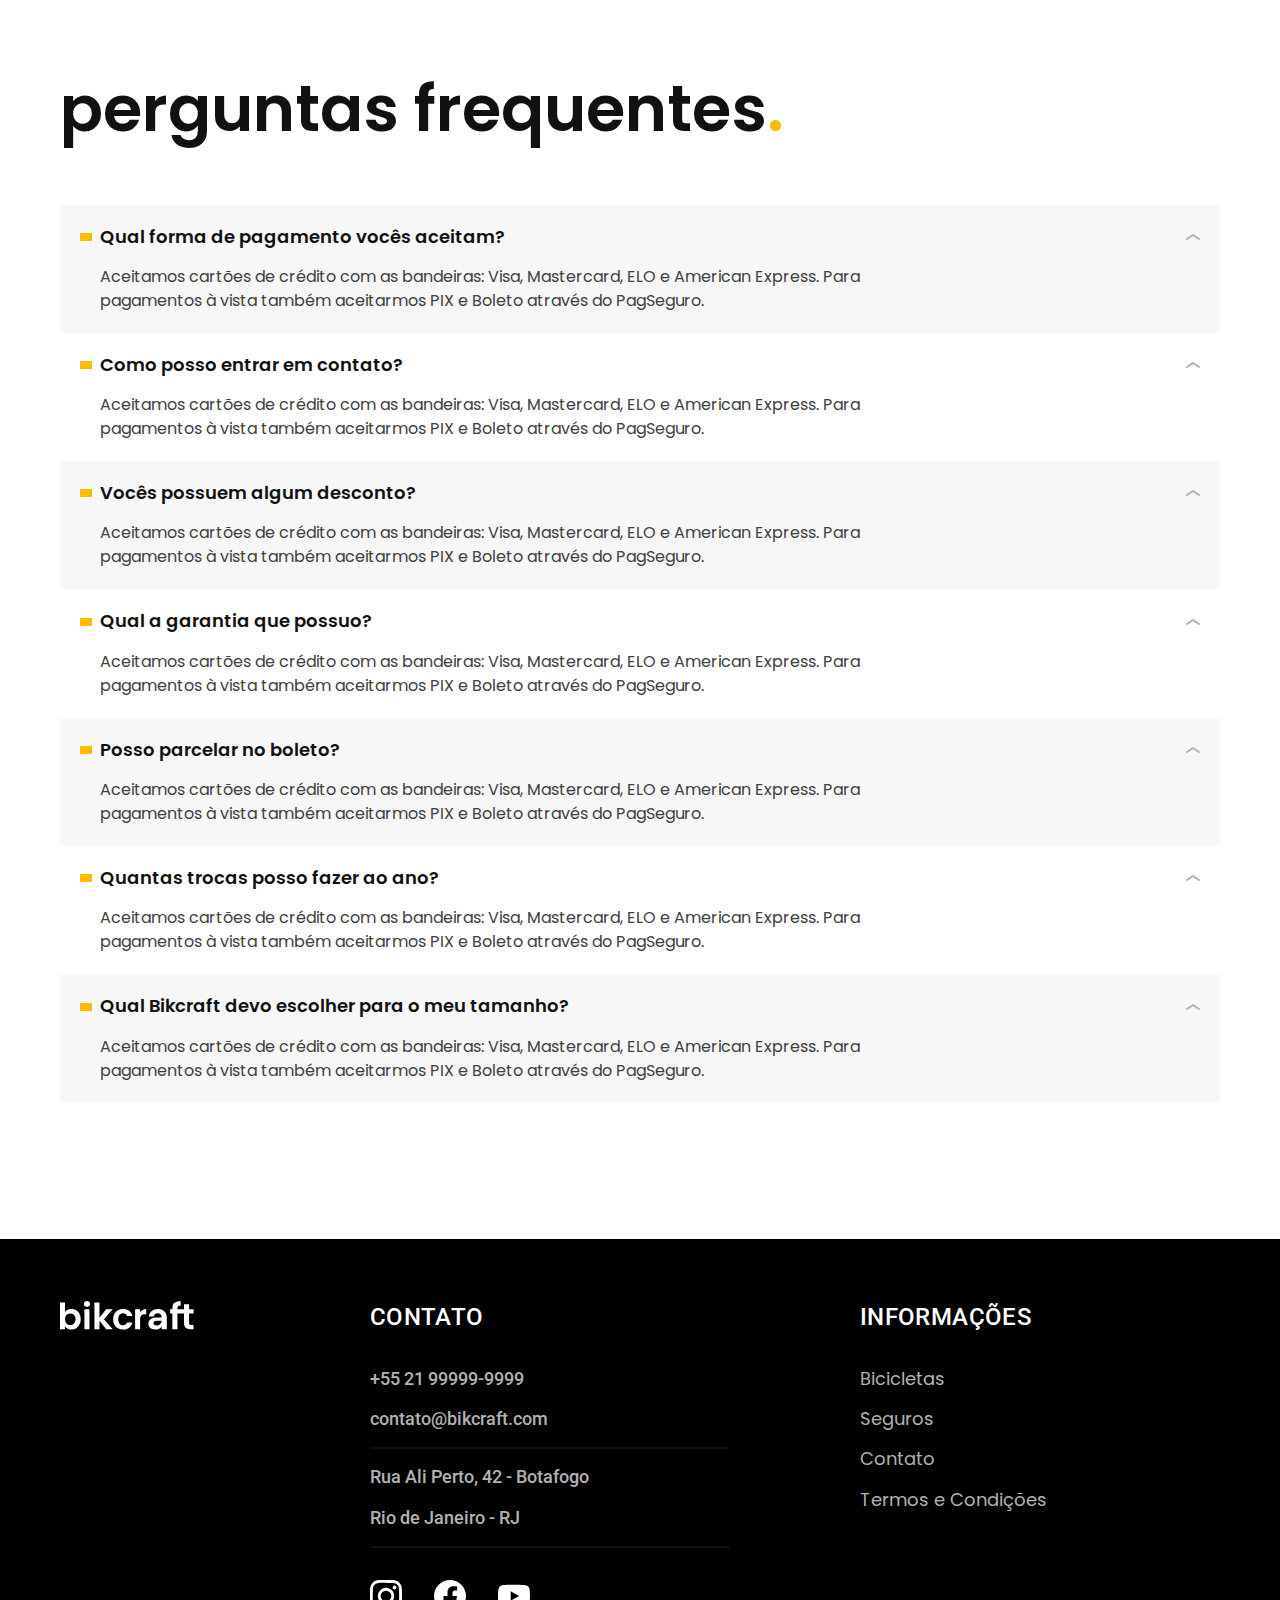
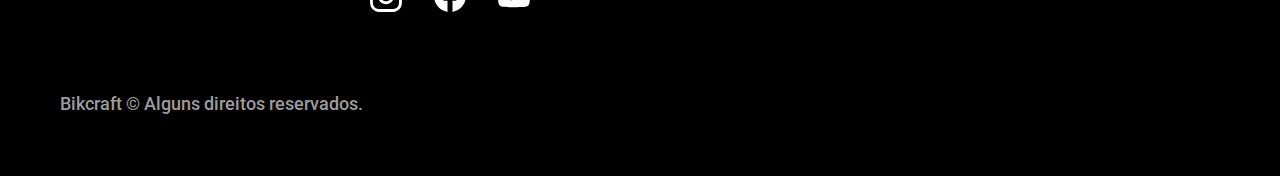
<file: seguros.html>
<!DOCTYPE html>
<html lang="pt-br">

<head>
  <meta charset="UTF-8">
  <meta name="viewport" content="width=device-width, initial-scale=1.0">

  <title>Seguros | Bikcraft</title>
  <meta name="description" content="Termons e condições">

  <link rel="preconnect" href="https://fonts.googleapis.com">
  <link rel="preconnect" href="https://fonts.gstatic.com" crossorigin>
  <link href="https://fonts.googleapis.com/css2?family=Merriweather:ital,wght@1,900&family=Poppins:wght@400;600&family=Roboto:wght@400;500&display=swap" rel="stylesheet">

  <link rel="stylesheet" href="./css/style.css" as="style">
  <link rel="stylesheet" href="./css/style.css">
</head>

<body id="seguros">
  <header class="header-bg">
    <div class="header container">
      <a href="./"><img src="./img/bikcraft.svg" alt="Bikcraft">
      </a>
      <nav aria-label="primaria">
        <ul class="header-menu font-1-m cor-0">
          <li><a href="./bicicletas.html">Bicicletas</a></li>
          <li><a href="./seguros.html">Seguros</a></li>
          <li><a href="./contato.html">Contato</a></li>
        </ul>
      </nav>
    </div>
  </header>

  <main class="seguros-bg">
    <div class="titulo-bg">
      <div class="titulo container">
        <p class="font-2-l-b cor-5">Escolha o seguro</p>
        <h1 class="font-1-xxl cor-0">você seguro<span class="cor-p1">.</span></h1>
      </div>
    </div>

    <div class="seguros container">
      <div class="seguros-item">
        <h3 class="font-1-xl cor-6">PRATA</h3>
        <span class="font-1-xl cor-0">R$ 199 <span class="font-1-xs cor-6">mensal</span></span>
        <ul class="font-2m cor-0">
          <li>Duas trocas por ano</li>
          <li>Assistência técnica</li>
          <li>Suporte 08h às 18h</li>
          <li>Cobertura estadual</li>
        </ul>
        <a class="botao secundario" href="./orcamento.html">Inscreva-se</a>
      </div>
      <div class="seguros-item">
        <h3 class="font-1-xl cor-p1">OURO</h3>
        <span class="font-1-xl cor-0">R$ 299 <span class="font-1-xs cor-6">mensal</span></span>
        <ul class="font-2m cor-0">
          <li>Cinco trocas por ano</li>
          <li>Assistência especial</li>
          <li>Suporte 24h</li>
          <li>Cobertura Nacional</li>
          <li>Desconto em parceiros</li>
          <li>Acesso ao clube Bikcraft</li>
        </ul>
        <a class="botao" href="./orcamento.html">Inscreva-se</a>
      </div>
    </div>
  </main>

  <article class="vantagens-bg">
    <div class="vantagens container">
      <h2 class="font-1-xxl cor-0">vantagens<span class="cor-p1">.</span></h2>
      <ul>
        <li>
          <img src="./img/icones/eletrica.svg" alt="">
          <h3 class="font-1-l cor-0">Reparo Elétrico</h3>
          <p class="font-2-s cor-5">Garantimos o reparo completo do seu motor em caso de falhas. Sabemos que falhas são raras, mas estamos aqui para caso ocorra.</p>
        </li>
        <li>
          <img src="./img/icones/carbono.svg" alt="">
          <h3 class="font-1-l cor-0">Carbono</h3>
          <p class="font-2-s cor-5">Nossos quadros são feitos para durar para sempre. Mas caso algo ocorra, ficamos felizes em reparar.</p>
        </li>
        <li>
          <img src="./img/icones/sustentavel.svg" alt="">
          <h3 class="font-1-l cor-0">Sustentável</h3>
          <p class="font-2-s cor-5">Trabalhamos com a filosofia de desperdício zero. Qualquer parte defeituosa é reciclada e reutilizada em outro projeto.</p>
        </li>
        <li>
          <img src="./img/icones/rastreador.svg" alt="">
          <h3 class="font-1-l cor-0">Recuperação</h3>
          <p class="font-2-s cor-5">Utilizamos o GPS da sua Bikcraft em conjunto com especialistas em segurança para efetuarmos a recuperação.</p>
        </li>
        <li>
          <img src="./img/icones/seguro.svg" alt="">
          <h3 class="font-1-l cor-0">Segurança</h3>
          <p class="font-2-s cor-5">Com o seguro Bikcraft você pode ficar tranquilo em saber que o seu dinheiro não será perdido em casos de roubo.</p>
        </li>
        <li>
          <img src="./img/icones/velocidade.svg" alt="">
          <h3 class="font-1-l cor-0">Rapidez</h3>
          <p class="font-2-s cor-5">A sua Bikcraft ficarfá pronta para uso no mesmo dia, caso você traga ela para ser reparada em uma das filiais.</p>
        </li>
      </ul>
    </div>
  </article>

  <article class="perguntas container">
    <h2 class="font-1-xxl">perguntas frequentes<span class="cor-p1">.</span></h2>

    <dl>
      <div>
        <dt class="font-1-m-b">Qual forma de pagamento vocês aceitam?</dt>
        <dd class="font-1-s cor-9">Aceitamos cartões de crédito com as bandeiras: Visa, Mastercard, ELO e American Express. Para pagamentos à vista também aceitarmos PIX e Boleto através do PagSeguro.</dd>
      </div>
      <div>
        <dt class="font-1-m-b">Como posso entrar em contato?</dt>
        <dd class="font-1-s cor-9">Aceitamos cartões de crédito com as bandeiras: Visa, Mastercard, ELO e American Express. Para pagamentos à vista também aceitarmos PIX e Boleto através do PagSeguro.</dd>
      </div>
      <div>
        <dt class="font-1-m-b">Vocês possuem algum desconto?</dt>
        <dd class="font-1-s cor-9">Aceitamos cartões de crédito com as bandeiras: Visa, Mastercard, ELO e American Express. Para pagamentos à vista também aceitarmos PIX e Boleto através do PagSeguro.</dd>
      </div>
      <div>
        <dt class="font-1-m-b">Qual a garantia que possuo?</dt>
        <dd class="font-1-s cor-9">Aceitamos cartões de crédito com as bandeiras: Visa, Mastercard, ELO e American Express. Para pagamentos à vista também aceitarmos PIX e Boleto através do PagSeguro.</dd>
      </div>
      <div>
        <dt class="font-1-m-b">Posso parcelar no boleto?</dt>
        <dd class="font-1-s cor-9">Aceitamos cartões de crédito com as bandeiras: Visa, Mastercard, ELO e American Express. Para pagamentos à vista também aceitarmos PIX e Boleto através do PagSeguro.</dd>
      </div>
      <div>
        <dt class="font-1-m-b">Quantas trocas posso fazer ao ano?</dt>
        <dd class="font-1-s cor-9">Aceitamos cartões de crédito com as bandeiras: Visa, Mastercard, ELO e American Express. Para pagamentos à vista também aceitarmos PIX e Boleto através do PagSeguro.</dd>
      </div>
      <div>
        <dt class="font-1-m-b">Qual Bikcraft devo escolher para o meu tamanho?</dt>
        <dd class="font-1-s cor-9">Aceitamos cartões de crédito com as bandeiras: Visa, Mastercard, ELO e American Express. Para pagamentos à vista também aceitarmos PIX e Boleto através do PagSeguro.</dd>
      </div>
    </dl>
  </article>

  <footer class="footer-bg">
    <div class="footer container">
      <img src="./img/bikcraft.svg" alt="Bikcraft">
      <div class="footer-contato">
        <h3 class="font-2-l-b cor-0">Contato</h3>
        <ul class="font-2-m cor-5">
          <li><a href="tel: +5521999999999">+55 21 99999-9999</a></li>
          <li><a href="mailto:contato@bikcraft.com">contato@bikcraft.com</a></li>
          <li>Rua Ali Perto, 42 - Botafogo</li>
          <li>Rio de Janeiro - RJ</li>
        </ul>
        <div class="footer-redes">
          <a href="./">
            <img src="./img/redes/instagram.svg" alt="instagram">
          </a>
          <a href="./">
            <img src="./img/redes/facebook.svg" alt="Facebook">
          </a>
          <a href="./">
            <img src="./img/redes/youtube.svg" alt="Youtube">
          </a>
        </div>
      </div>
      <div class="footer-informacoes">
        <h3 class="font-2-l-b cor-0">Informações</h3>
        <nav>
          <ul class="font-1-m cor-5">
            <li><a href="./bicicletas.html">Bicicletas</a></li>
            <li><a href="./seguros.html">Seguros</a></li>
            <li><a href="./contato.html">Contato</a></li>
            <li><a href="./termos.html">Termos e Condições</a></li>
          </ul>
        </nav>
      </div>
      <p class="footer-copy font-2-m cor-6">Bikcraft © Alguns direitos reservados.</p>
    </div>
  </footer>
</body>

</html>
</file>
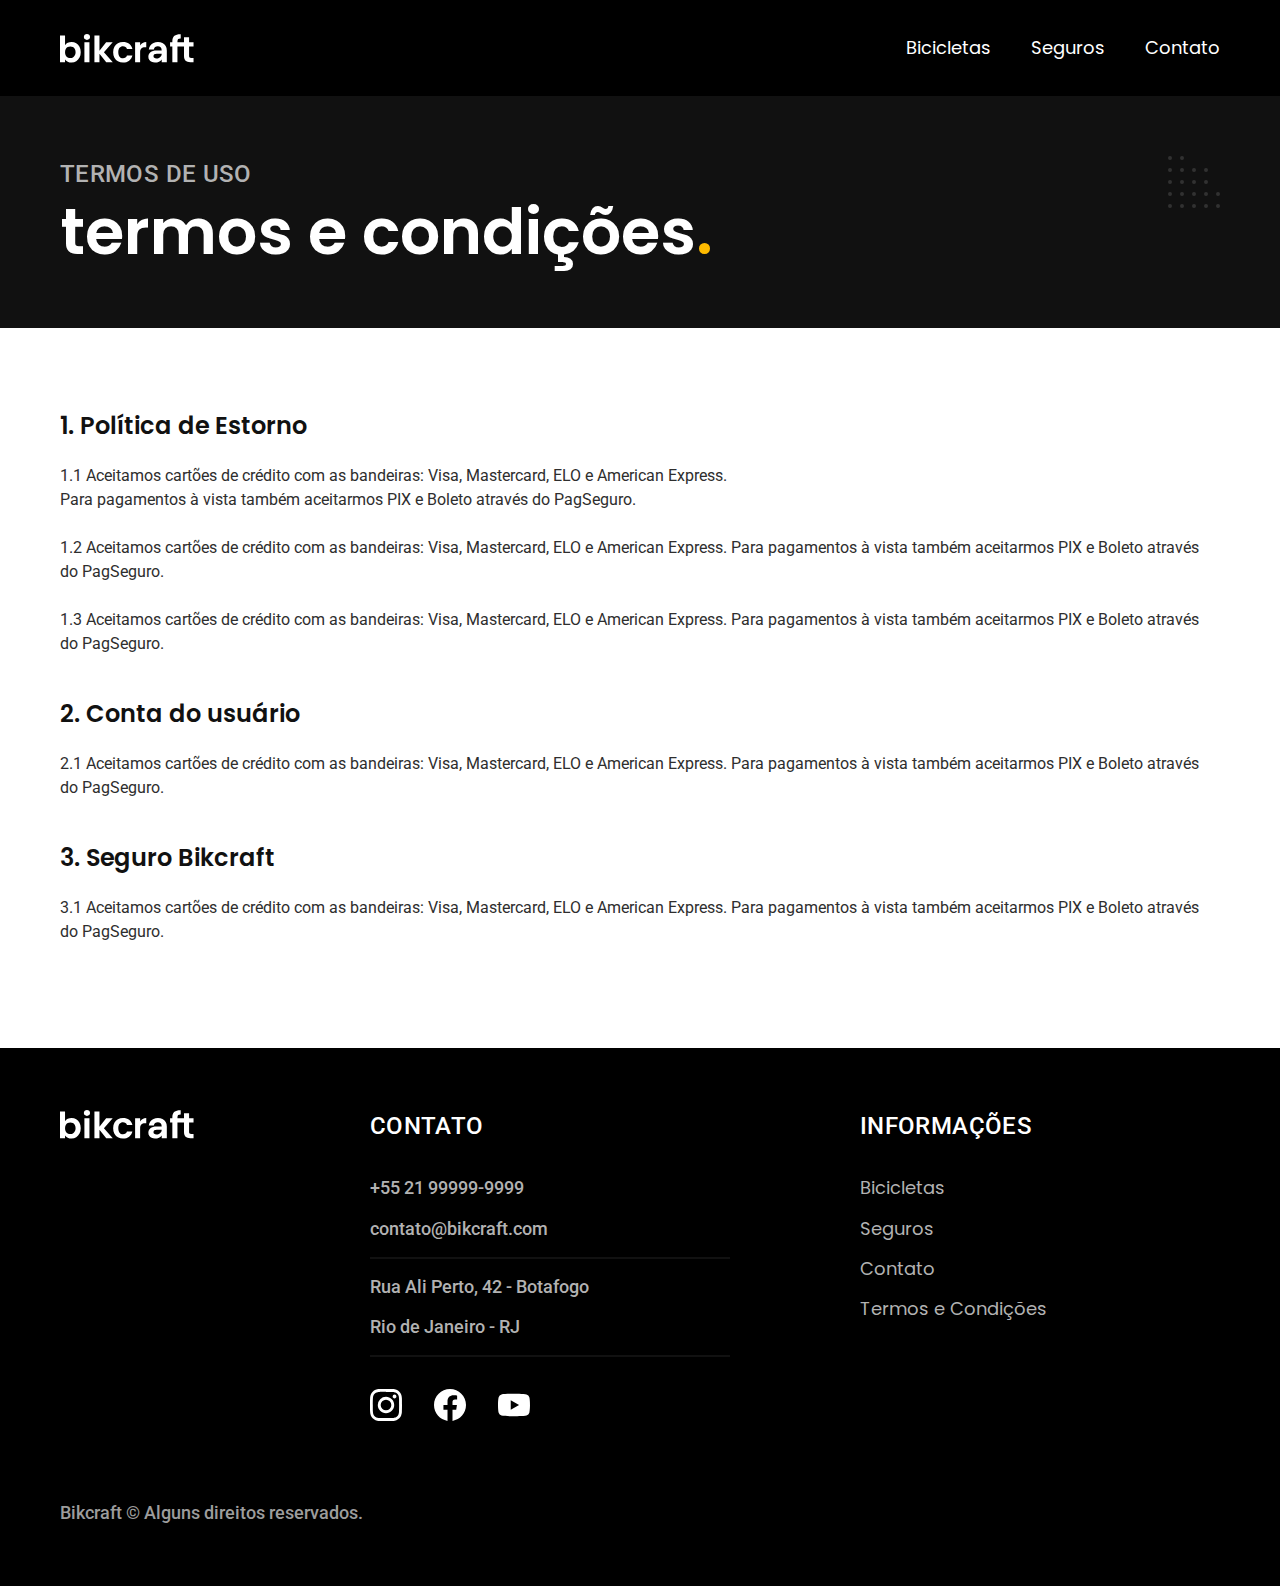
<file: termos.html>
<!DOCTYPE html>
<html lang="pt-br">

<head>
  <meta charset="UTF-8">
  <meta name="viewport" content="width=device-width, initial-scale=1.0">

  <title>Termos e Condições | Bikcraft</title>
  <meta name="description" content="Termons e condições">

  <link rel="preconnect" href="https://fonts.googleapis.com">
  <link rel="preconnect" href="https://fonts.gstatic.com" crossorigin>
  <link href="https://fonts.googleapis.com/css2?family=Merriweather:ital,wght@1,900&family=Poppins:wght@400;600&family=Roboto:wght@400;500&display=swap" rel="stylesheet">

  <link rel="stylesheet" href="./css/style.css" as="style">
  <link rel="stylesheet" href="./css/style.css">
</head>

<body id="termos">
  <header class="header-bg">
    <div class="header container">
      <a href="./"><img src="./img/bikcraft.svg" alt="Bikcraft">
      </a>
      <nav aria-label="primaria">
        <ul class="header-menu font-1-m cor-0">
          <li><a href="./bicicletas.html">Bicicletas</a></li>
          <li><a href="./seguros.html">Seguros</a></li>
          <li><a href="./contato.html">Contato</a></li>
        </ul>
      </nav>
    </div>
  </header>

  <main>
    <div class="titulo-bg">
      <div class="titulo container">
        <p class="font-2-l-b cor-5">Termos de uso</p>
        <h1 class="font-1-xxl cor-0">termos e condições<span class="cor-p1">.</span></h1>
      </div>
    </div>

    <div class="termos font-2-s cor-10 container">
      <h2 class="font-1-l cor-11">1. Política de Estorno</h2>
      <p>1.1 Aceitamos cartões de crédito com as bandeiras: Visa, Mastercard, ELO e American Express. Para pagamentos à vista também aceitarmos PIX e Boleto através do PagSeguro.</p>
      1.2 Aceitamos cartões de crédito com as bandeiras: Visa, Mastercard, ELO e American Express. Para pagamentos à vista também aceitarmos PIX e Boleto através do PagSeguro.</p>
      1.3 Aceitamos cartões de crédito com as bandeiras: Visa, Mastercard, ELO e American Express. Para pagamentos à vista também aceitarmos PIX e Boleto através do PagSeguro.</p>
      <h2 class="font-1-l cor-11">2. Conta do usuário</h2>
      2.1 Aceitamos cartões de crédito com as bandeiras: Visa, Mastercard, ELO e American Express. Para pagamentos à vista também aceitarmos PIX e Boleto através do PagSeguro.</p>
      <h2 class="font-1-l cor-11">3. Seguro Bikcraft</h2>
      3.1 Aceitamos cartões de crédito com as bandeiras: Visa, Mastercard, ELO e American Express. Para pagamentos à vista também aceitarmos PIX e Boleto através do PagSeguro.</p>
    </div>
  </main>


  <footer class="footer-bg">
    <div class="footer container">
      <img src="./img/bikcraft.svg" alt="Bikcraft">
      <div class="footer-contato">
        <h3 class="font-2-l-b cor-0">Contato</h3>
        <ul class="font-2-m cor-5">
          <li><a href="tel: +5521999999999">+55 21 99999-9999</a></li>
          <li><a href="mailto:contato@bikcraft.com">contato@bikcraft.com</a></li>
          <li>Rua Ali Perto, 42 - Botafogo</li>
          <li>Rio de Janeiro - RJ</li>
        </ul>
        <div class="footer-redes">
          <a href="./">
            <img src="./img/redes/instagram.svg" alt="instagram">
          </a>
          <a href="./">
            <img src="./img/redes/facebook.svg" alt="Facebook">
          </a>
          <a href="./">
            <img src="./img/redes/youtube.svg" alt="Youtube">
          </a>
        </div>
      </div>
      <div class="footer-informacoes">
        <h3 class="font-2-l-b cor-0">Informações</h3>
        <nav>
          <ul class="font-1-m cor-5">
            <li><a href="./bicicletas.html">Bicicletas</a></li>
            <li><a href="./seguros.html">Seguros</a></li>
            <li><a href="./contato.html">Contato</a></li>
            <li><a href="./termos.html">Termos e Condições</a></li>
          </ul>
        </nav>
      </div>
      <p class="footer-copy font-2-m cor-6">Bikcraft © Alguns direitos reservados.</p>
    </div>
  </footer>
</body>

</html>
</file>
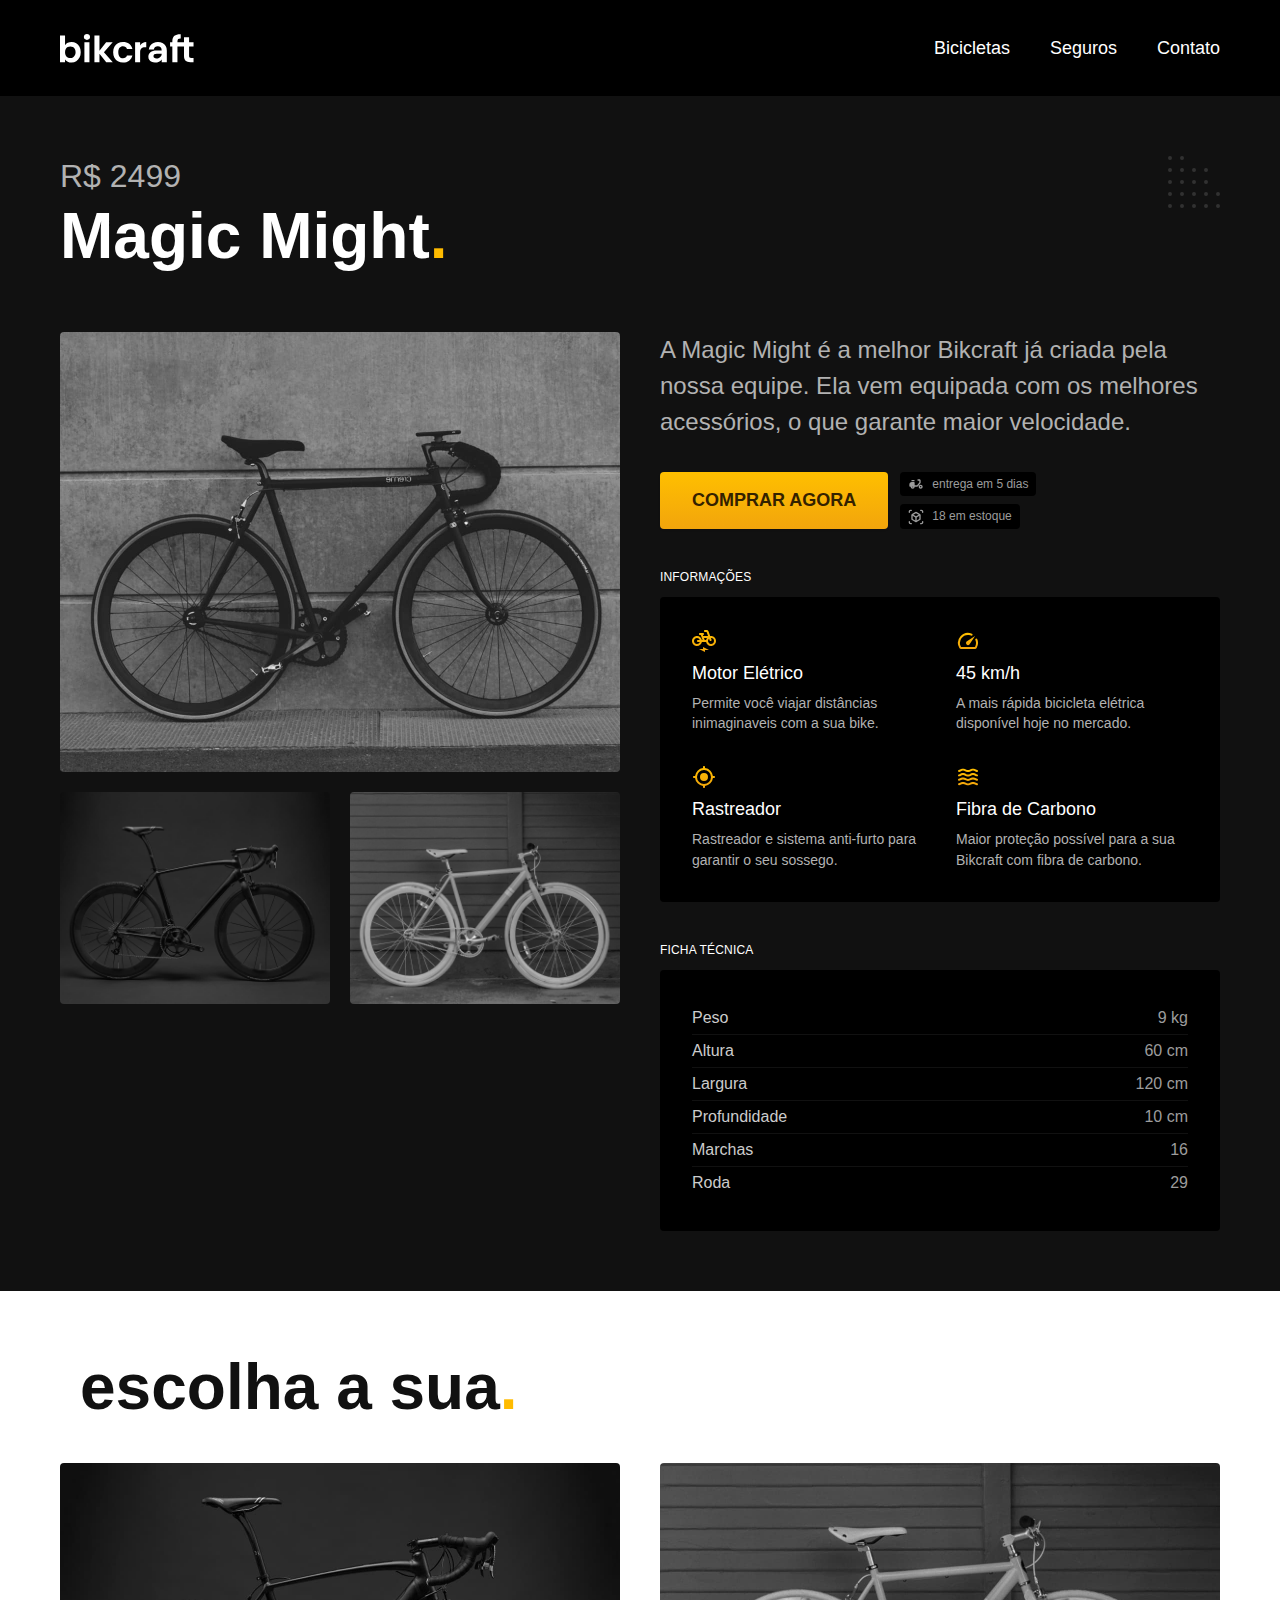
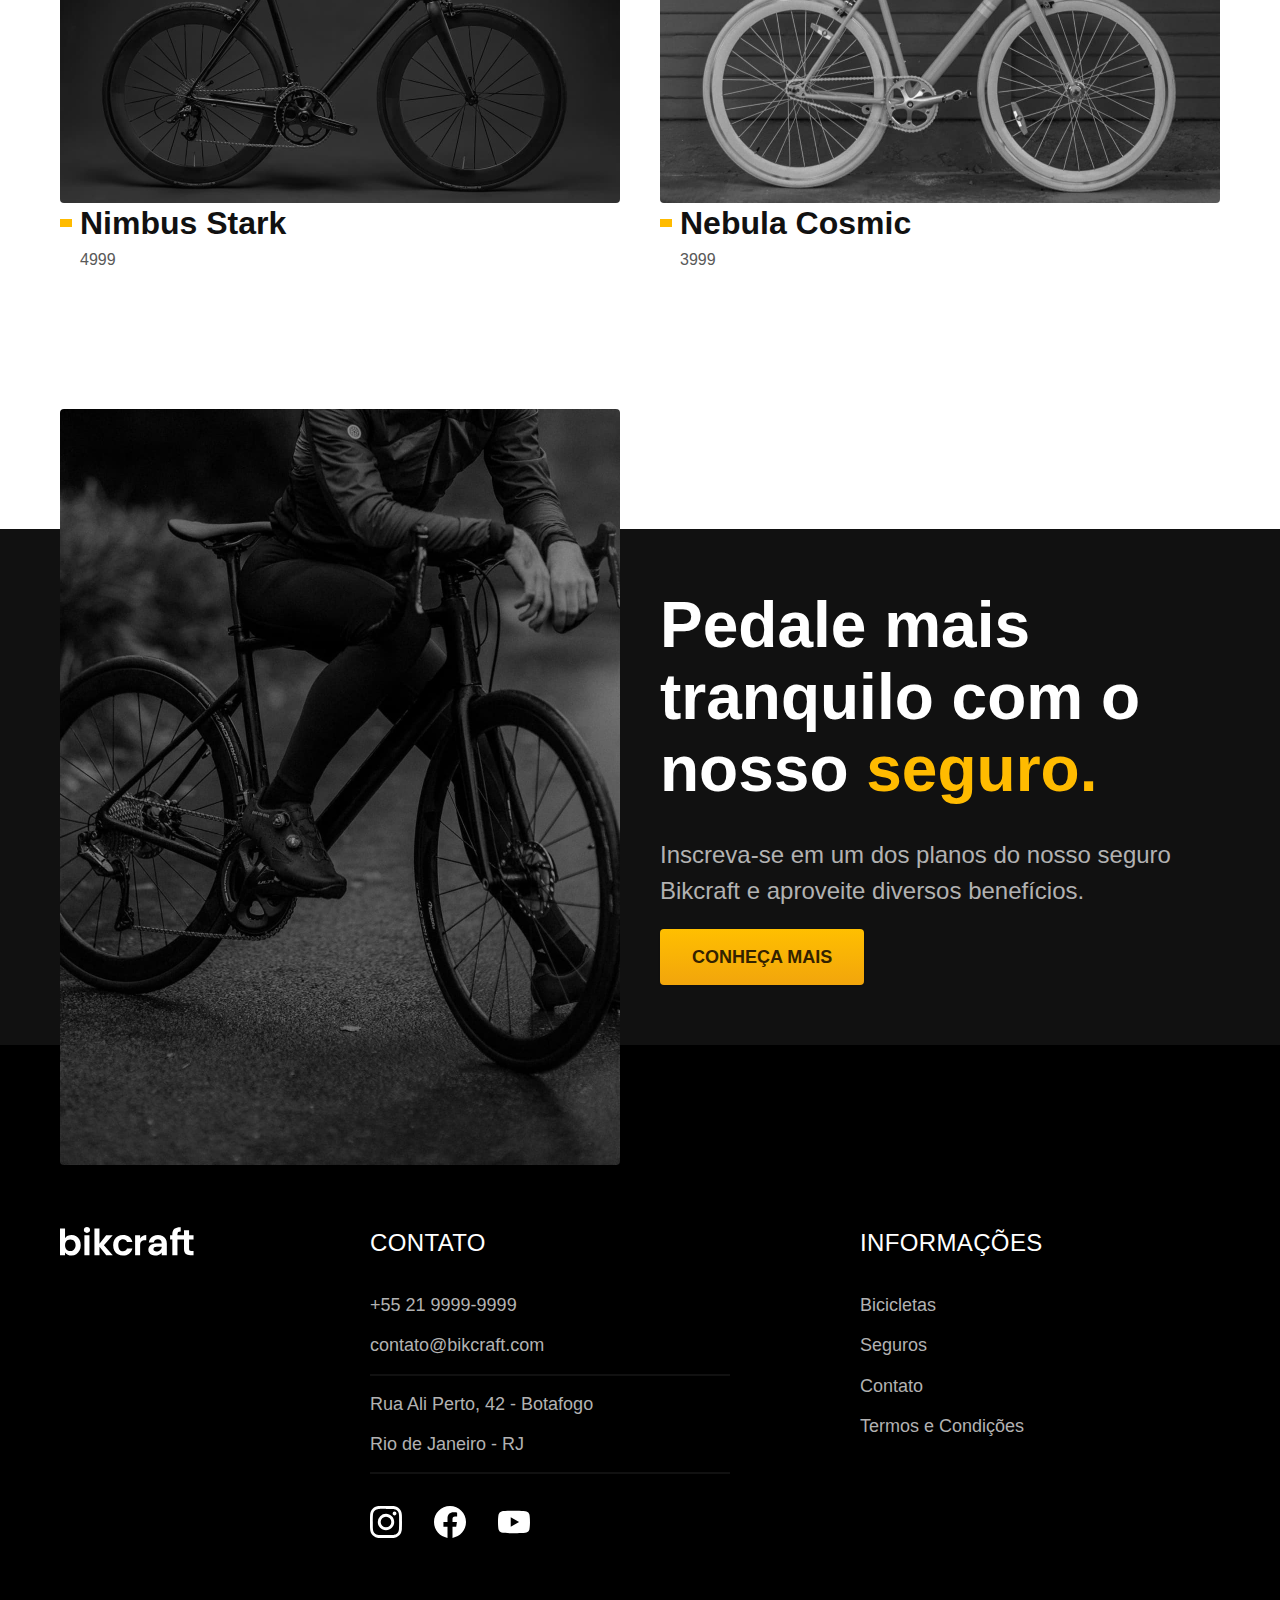
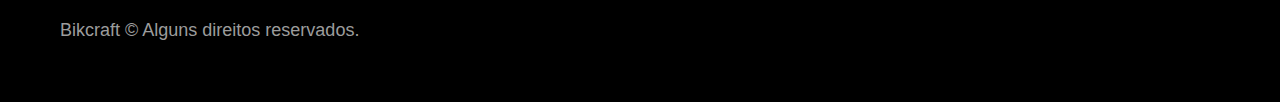
<file: bicicletas/magic.html>
<!DOCTYPE html>
<html lang="pt-br">

<head>
  <meta charset="UTF-8">
  <meta name="viewport" content="width=device-width, initial-scale=1.0">

  <title>Magic | Bikcraft</title>
  <meta name="description" content="Termos e condições.">

  <link rel="stylesheet" href="../css/style.css">
</head>

<body id="bicicleta">
  <header class="header-bg">
    <div class="header container">
      <a href="../">
        <img src="../img/bikcraft.svg" alt="Bikcraft">
      </a>

      <nav aria-label="primaria">
        <ul class="header-menu font-1-m cor-0">
          <li><a href="../bicicletas.html">Bicicletas</a></li>
          <li><a href="../seguros.html">Seguros</a></li>
          <li><a href="../contato.html">Contato</a></li>
        </ul>
      </nav>
    </div>
  </header>

  <main class="titulo-bg">
    <div>
      <div class="titulo container">
        <p class="font-2-xl cor-5">R$ 2499</p>
        <h1 class="font-1-xxl cor-0">Magic Might<span class="cor-p1">.</span></h1>
      </div>
    </div>
    <div class="bicicleta container">
      <div class="bicicleta-imagens">
        <img src="../img/bicicleta/nimbus2.jpg" alt="">
        <img src="../img/bicicleta/nimbus1.jpg" alt="">
        <img src="../img/bicicleta/nimbus3.jpg" alt="">
      </div>
      <div class="bicicleta-conteudo">
        <p class="font-2-l cor-5">A Magic Might é a melhor Bikcraft já criada pela nossa equipe. Ela vem equipada com os melhores acessórios, o que garante maior velocidade.</p>
        <div class="bicicleta-comprar">
          <a class="botao" href="../orcamento.html">Comprar Agora</a>
          <span class="font-1-xs cor-6"><img src="../img/icones/entrega.svg" alt=""> entrega em 5 dias</span>
          <span class="font-1-xs cor-6"><img src="../img/icones/estoque.svg" alt=""> 18 em estoque</span>
        </div>

        <h2 class="font-1-xs cor-0">Informações</h2>
        <ul class="bicicleta-informacoes">
          <li>
            <img src="../img/icones/eletrica.svg" alt="">
            <h3 class="font-1-m cor-0">Motor Elétrico</h3>
            <p class="font-2-xs cor-5">Permite você viajar distâncias inimaginaveis com a sua bike.</p>
          </li>
          <li>
            <img src="../img/icones/velocidade.svg" alt="">
            <h3 class="font-1-m cor-0">45 km/h</h3>
            <p class="font-2-xs cor-5">A mais rápida bicicleta elétrica disponível hoje no mercado.</p>
          </li>
          <li>
            <img src="../img/icones/rastreador.svg" alt="">
            <h3 class="font-1-m cor-0">Rastreador</h3>
            <p class="font-2-xs cor-5">Rastreador e sistema anti-furto para garantir o seu sossego.</p>
          </li>
          <li>
            <img src="../img/icones/carbono.svg" alt="">
            <h3 class="font-1-m cor-0">Fibra de Carbono</h3>
            <p class="font-2-xs cor-5">Maior proteção possível para a sua Bikcraft com fibra de carbono.</p>
          </li>
        </ul>
        <h2 class="font-1-xs cor-0">Ficha Técnica</h2>
        <ul class="bicicleta-ficha font-2-s cor-4">
          <li>Peso <span>9 kg</span></li>
          <li>Altura <span>60 cm</span></li>
          <li>Largura <span>120 cm</span></li>
          <li>Profundidade <span>10 cm</span></li>
          <li>Marchas <span>16</span></li>
          <li>Roda <span>29</span></li>
        </ul>
      </div>
    </div>
  </main>

  <article class="bicicletas-lista container">
    <h2 class=" container font-1-xxl">escolha a sua<span class="cor-p1">.</span></h2>

    <ul>
      <li>
        <a href="./nimbus.html">
          <img src="../img/bicicletas/nimbus.jpg" alt="Bicicleta Preta">
          <h3 class="font-1-xl">Nimbus Stark</h3>
          <span class="font-2m cor-8">4999</span>
        </a>
      </li>
      <li>
        <a href="./nebula.html">
          <img src="../img/bicicletas/nebula.jpg" alt="Bicicleta Preta">
          <h3 class="font-1-xl">Nebula Cosmic</h3>
          <span class="font-2m cor-8">3999</span>
        </a>
      </li>
    </ul>
  </article>

  <article class="seguro-bg">
    <div class="seguro container">
      <div class="seguro-imagem">
        <img src="../img/fotos/seguros.jpg" alt="Pessoa parada em cima de uma bicicleta">
      </div>
      <div class="seguro-conteudo">
        <h2 class="font-1-xxl cor-0">Pedale mais tranquilo com o nosso <span class="cor-p1">seguro.</span></h2>
        <p class="font-2-l cor-5">Inscreva-se em um dos planos do nosso seguro Bikcraft e aproveite diversos benefícios.</p>
        <a class="botao" href="../seguros.html">Conheça Mais</a>
      </div>
    </div>
  </article>

  <footer class="footer-bg">
    <div class="footer container">
      <img src="../img/bikcraft.svg" alt="Bikcraft">
      <div class="footer-contato">
        <h3 class="font-2-l-b cor-0">Contato</h3>
        <ul class="font-2-m cor-5">
          <li><a href="tel:+552199999999">+55 21 9999-9999</a></li>
          <li><a href="mailto:contato@bikcraft.com">contato@bikcraft.com</a></li>
          <li>Rua Ali Perto, 42 - Botafogo</li>
          <li>Rio de Janeiro - RJ</li>
        </ul>
        <div class="footer-redes">
          <a href="../">
            <img src="../img/redes/instagram.svg" alt="Instagram">
          </a>
          <a href="../">
            <img src="../img/redes/facebook.svg" alt="Facebook">
          </a>
          <a href="../">
            <img src="../img/redes/youtube.svg" alt="Youtube">
          </a>
        </div>
      </div>
      <div class="footer-informacoes">
        <h3 class="font-2-l-b cor-0">Informações</h3>
        <nav>
          <ul class="font-1-m cor-5">
            <li><a href="../bicicletas.html">Bicicletas</a></li>
            <li><a href="../seguros.html">Seguros</a></li>
            <li><a href="../contato.html">Contato</a></li>
            <li><a href="../termos.html">Termos e Condições</a></li>
          </ul>
        </nav>
      </div>
      <p class="footer-copy font-2-m cor-6">Bikcraft © Alguns direitos reservados.</p>
    </div>
  </footer>
</body>

</html>
</file>
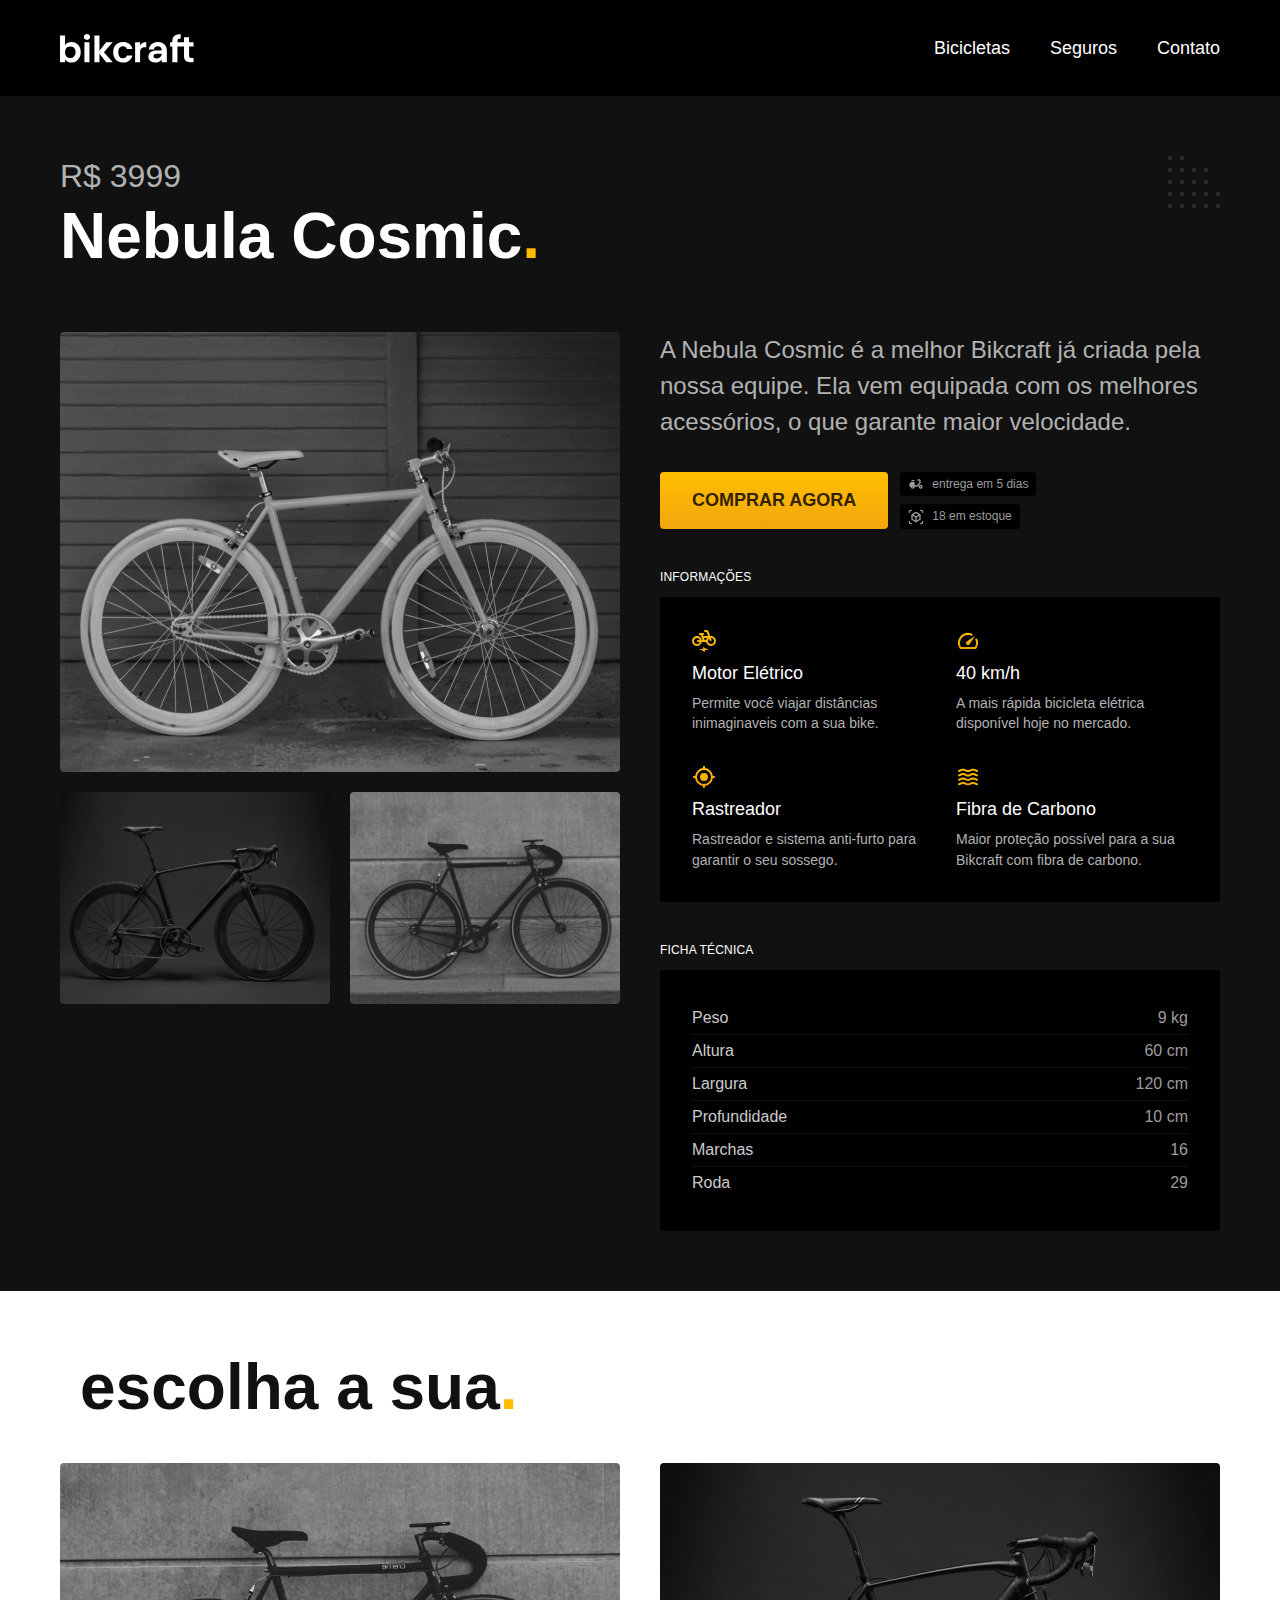
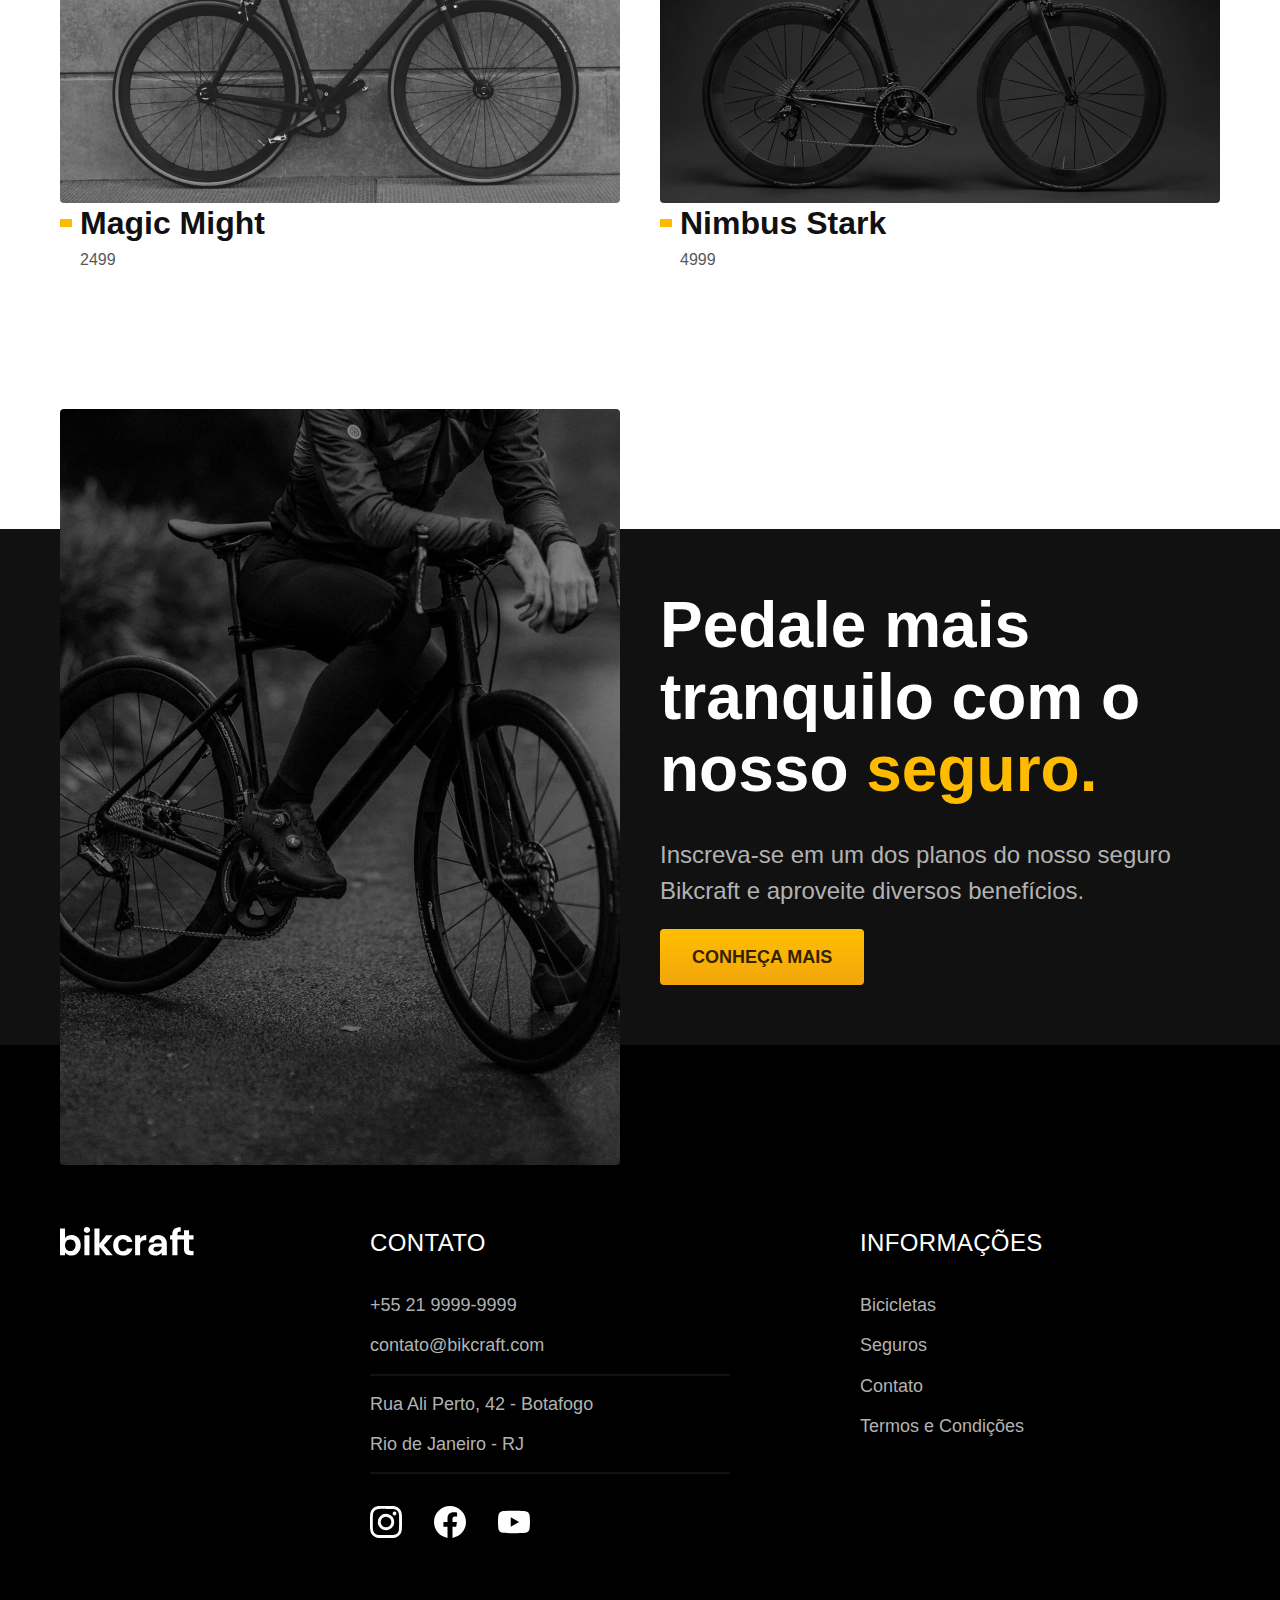
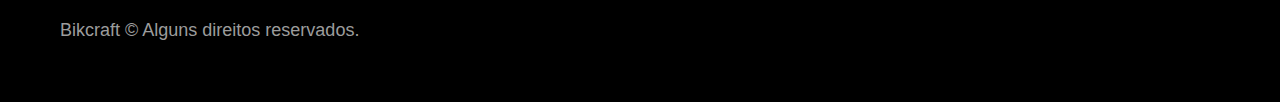
<file: bicicletas/nebula.html>
<!DOCTYPE html>
<html lang="pt-br">

<head>
  <meta charset="UTF-8">
  <meta name="viewport" content="width=device-width, initial-scale=1.0">

  <title>Nebula | Bikcraft</title>
  <meta name="description" content="Termos e condições.">

  <link rel="stylesheet" href="../css/style.css">
</head>

<body id="bicicleta">
  <header class="header-bg">
    <div class="header container">
      <a href="../">
        <img src="../img/bikcraft.svg" alt="Bikcraft">
      </a>

      <nav aria-label="primaria">
        <ul class="header-menu font-1-m cor-0">
          <li><a href="../bicicletas.html">Bicicletas</a></li>
          <li><a href="../seguros.html">Seguros</a></li>
          <li><a href="../contato.html">Contato</a></li>
        </ul>
      </nav>
    </div>
  </header>

  <main class="titulo-bg">
    <div>
      <div class="titulo container">
        <p class="font-2-xl cor-5">R$ 3999</p>
        <h1 class="font-1-xxl cor-0">Nebula Cosmic<span class="cor-p1">.</span></h1>
      </div>
    </div>
    <div class="bicicleta container">
      <div class="bicicleta-imagens">
        <img src="../img/bicicleta/nimbus3.jpg" alt="">
        <img src="../img/bicicleta/nimbus1.jpg" alt="">
        <img src="../img/bicicleta/nimbus2.jpg" alt="">
      </div>
      <div class="bicicleta-conteudo">
        <p class="font-2-l cor-5">A Nebula Cosmic é a melhor Bikcraft já criada pela nossa equipe. Ela vem equipada com os melhores acessórios, o que garante maior velocidade.</p>
        <div class="bicicleta-comprar">
          <a class="botao" href="../orcamento.html">Comprar Agora</a>
          <span class="font-1-xs cor-6"><img src="../img/icones/entrega.svg" alt=""> entrega em 5 dias</span>
          <span class="font-1-xs cor-6"><img src="../img/icones/estoque.svg" alt=""> 18 em estoque</span>
        </div>

        <h2 class="font-1-xs cor-0">Informações</h2>
        <ul class="bicicleta-informacoes">
          <li>
            <img src="../img/icones/eletrica.svg" alt="">
            <h3 class="font-1-m cor-0">Motor Elétrico</h3>
            <p class="font-2-xs cor-5">Permite você viajar distâncias inimaginaveis com a sua bike.</p>
          </li>
          <li>
            <img src="../img/icones/velocidade.svg" alt="">
            <h3 class="font-1-m cor-0">40 km/h</h3>
            <p class="font-2-xs cor-5">A mais rápida bicicleta elétrica disponível hoje no mercado.</p>
          </li>
          <li>
            <img src="../img/icones/rastreador.svg" alt="">
            <h3 class="font-1-m cor-0">Rastreador</h3>
            <p class="font-2-xs cor-5">Rastreador e sistema anti-furto para garantir o seu sossego.</p>
          </li>
          <li>
            <img src="../img/icones/carbono.svg" alt="">
            <h3 class="font-1-m cor-0">Fibra de Carbono</h3>
            <p class="font-2-xs cor-5">Maior proteção possível para a sua Bikcraft com fibra de carbono.</p>
          </li>
        </ul>
        <h2 class="font-1-xs cor-0">Ficha Técnica</h2>
        <ul class="bicicleta-ficha font-2-s cor-4">
          <li>Peso <span>9 kg</span></li>
          <li>Altura <span>60 cm</span></li>
          <li>Largura <span>120 cm</span></li>
          <li>Profundidade <span>10 cm</span></li>
          <li>Marchas <span>16</span></li>
          <li>Roda <span>29</span></li>
        </ul>
      </div>
    </div>
  </main>

  <article class="bicicletas-lista container">
    <h2 class=" container font-1-xxl">escolha a sua<span class="cor-p1">.</span></h2>

    <ul>
      <li>
        <a href="./magic.html">
          <img src="../img/bicicletas/magic.jpg" alt="Bicicleta Preta">
          <h3 class="font-1-xl">Magic Might</h3>
          <span class="font-2m cor-8">2499</span>
        </a>
      </li>
      <li>
        <a href="./nimbus.html">
          <img src="../img/bicicletas/nimbus.jpg" alt="Bicicleta Preta">
          <h3 class="font-1-xl">Nimbus Stark</h3>
          <span class="font-2m cor-8">4999</span>
        </a>
      </li>
    </ul>
  </article>

  <article class="seguro-bg">
    <div class="seguro container">
      <div class="seguro-imagem">
        <img src="../img/fotos/seguros.jpg" alt="Pessoa parada em cima de uma bicicleta">
      </div>
      <div class="seguro-conteudo">
        <h2 class="font-1-xxl cor-0">Pedale mais tranquilo com o nosso <span class="cor-p1">seguro.</span></h2>
        <p class="font-2-l cor-5">Inscreva-se em um dos planos do nosso seguro Bikcraft e aproveite diversos benefícios.</p>
        <a class="botao" href="../seguros.html">Conheça Mais</a>
      </div>
    </div>
  </article>

  <footer class="footer-bg">
    <div class="footer container">
      <img src="../img/bikcraft.svg" alt="Bikcraft">
      <div class="footer-contato">
        <h3 class="font-2-l-b cor-0">Contato</h3>
        <ul class="font-2-m cor-5">
          <li><a href="tel:+552199999999">+55 21 9999-9999</a></li>
          <li><a href="mailto:contato@bikcraft.com">contato@bikcraft.com</a></li>
          <li>Rua Ali Perto, 42 - Botafogo</li>
          <li>Rio de Janeiro - RJ</li>
        </ul>
        <div class="footer-redes">
          <a href="../">
            <img src="../img/redes/instagram.svg" alt="Instagram">
          </a>
          <a href="../">
            <img src="../img/redes/facebook.svg" alt="Facebook">
          </a>
          <a href="../">
            <img src="../img/redes/youtube.svg" alt="Youtube">
          </a>
        </div>
      </div>
      <div class="footer-informacoes">
        <h3 class="font-2-l-b cor-0">Informações</h3>
        <nav>
          <ul class="font-1-m cor-5">
            <li><a href="../bicicletas.html">Bicicletas</a></li>
            <li><a href="../seguros.html">Seguros</a></li>
            <li><a href="../contato.html">Contato</a></li>
            <li><a href="../termos.html">Termos e Condições</a></li>
          </ul>
        </nav>
      </div>
      <p class="footer-copy font-2-m cor-6">Bikcraft © Alguns direitos reservados.</p>
    </div>
  </footer>
</body>

</html>
</file>
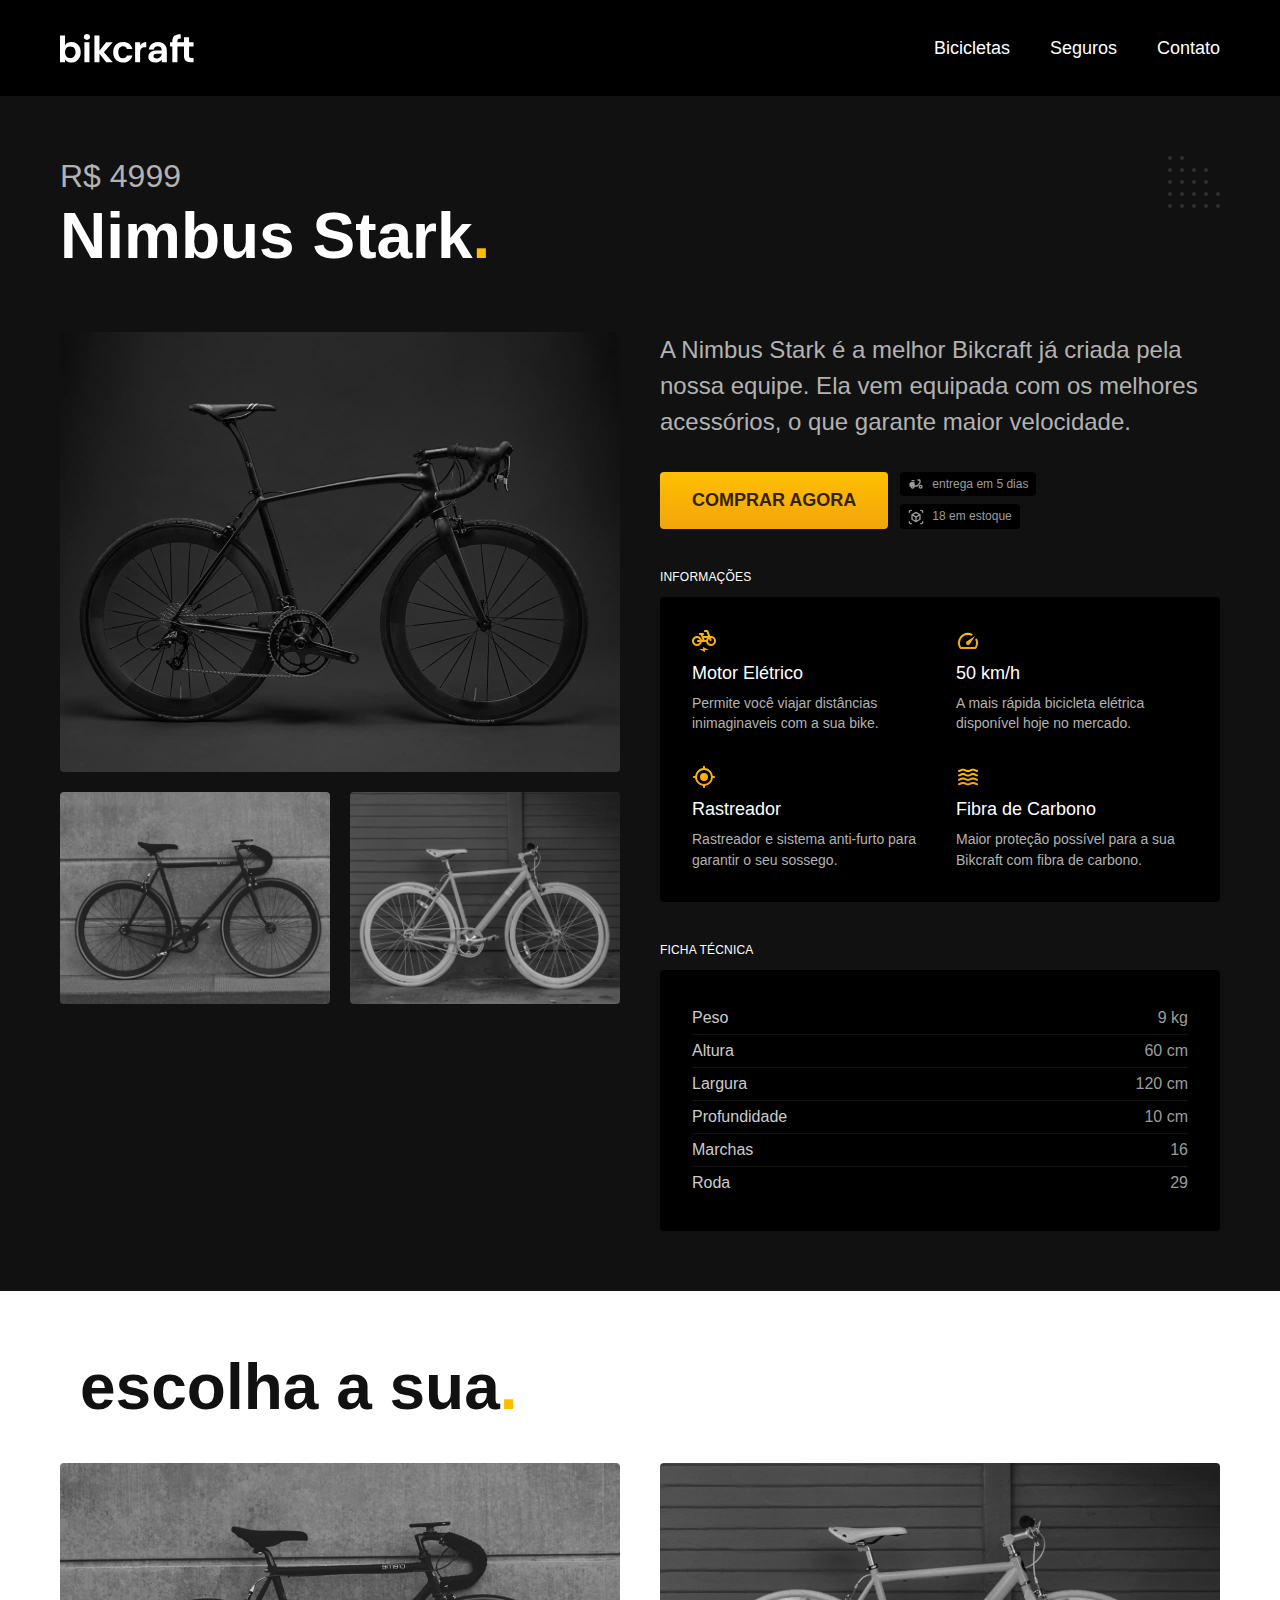
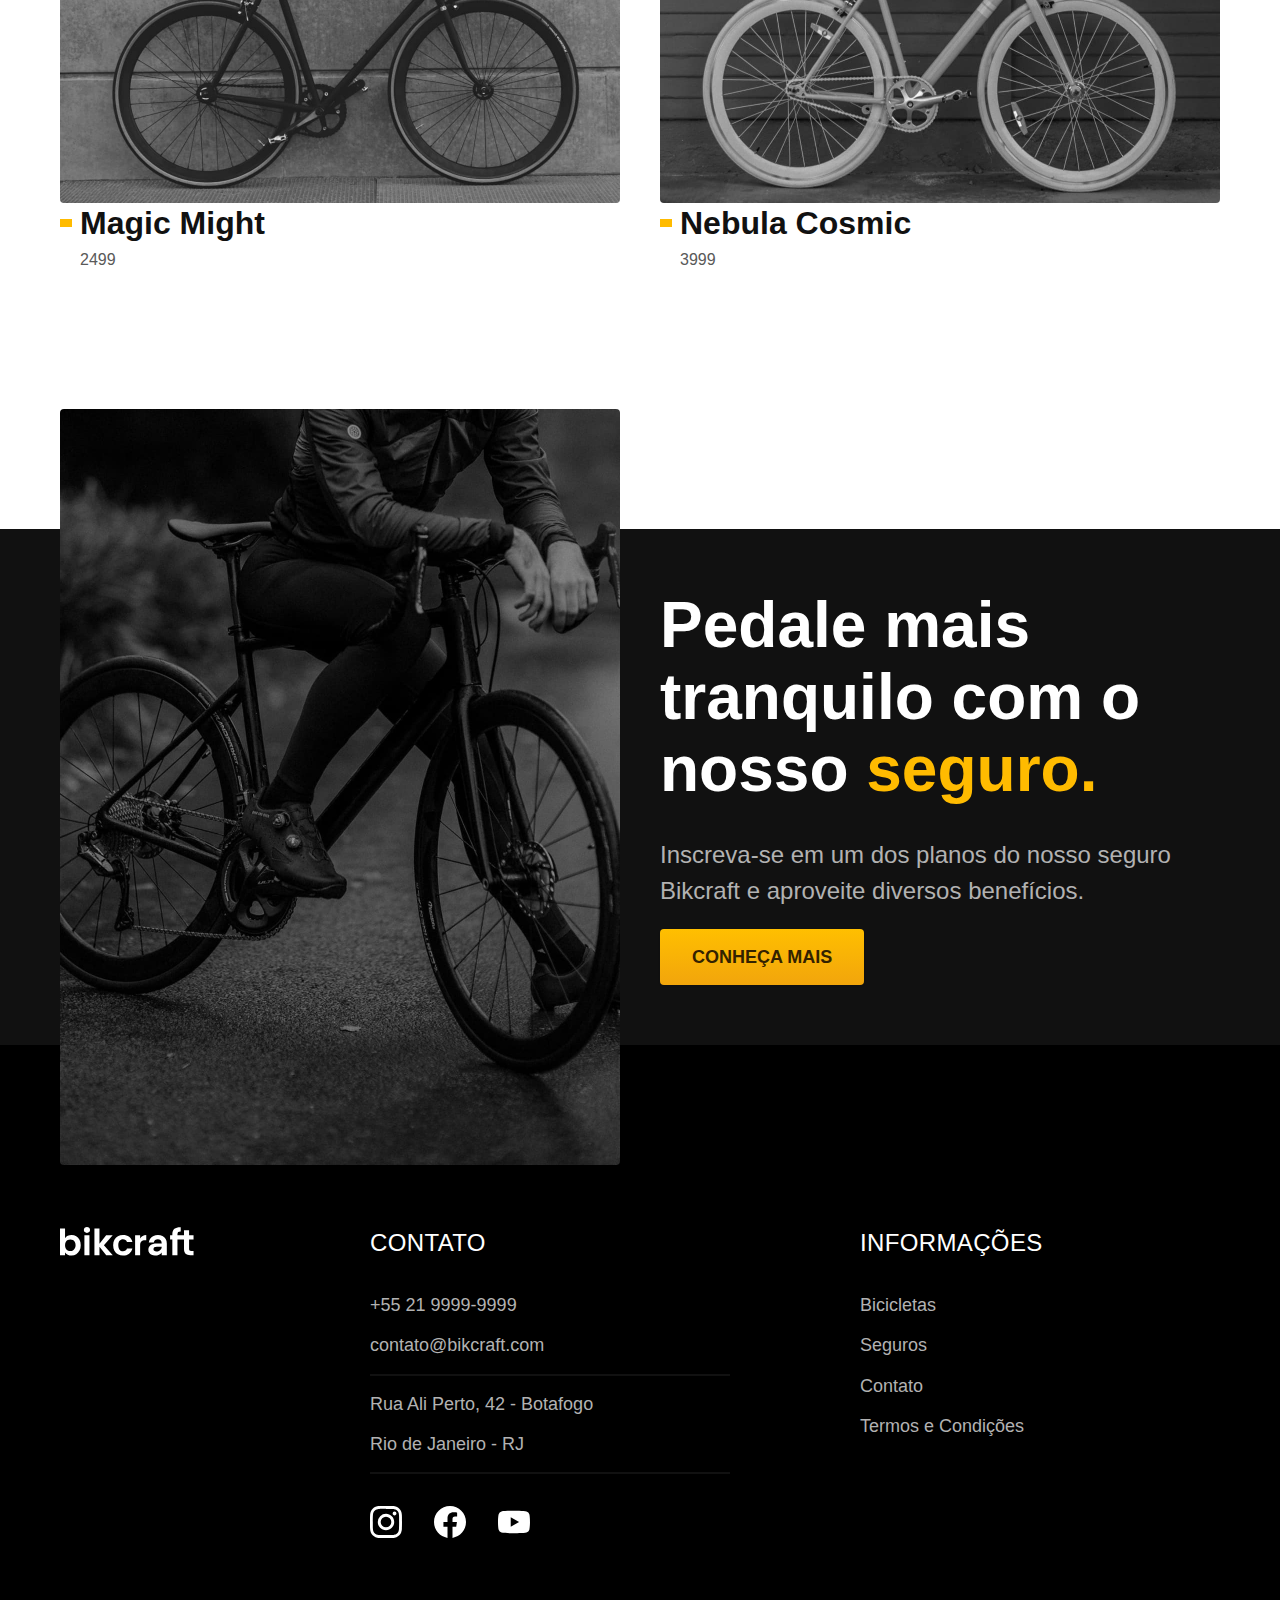
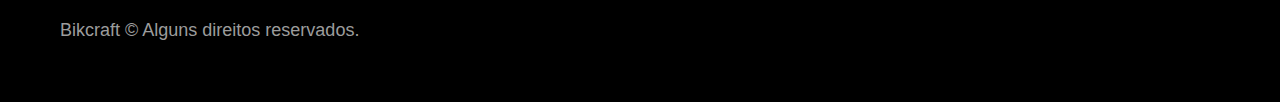
<file: bicicletas/nimbus.html>
<!DOCTYPE html>
<html lang="pt-br">

<head>
  <meta charset="UTF-8">
  <meta name="viewport" content="width=device-width, initial-scale=1.0">

  <title>Nimbus | Bikcraft</title>
  <meta name="description" content="Termos e condições.">

  <link rel="stylesheet" href="../css/style.css">
</head>

<body id="bicicleta">
  <header class="header-bg">
    <div class="header container">
      <a href="../">
        <img src="../img/bikcraft.svg" alt="Bikcraft">
      </a>

      <nav aria-label="primaria">
        <ul class="header-menu font-1-m cor-0">
          <li><a href="../bicicletas.html">Bicicletas</a></li>
          <li><a href="../seguros.html">Seguros</a></li>
          <li><a href="../contato.html">Contato</a></li>
        </ul>
      </nav>
    </div>
  </header>

  <main class="titulo-bg">
    <div>
      <div class="titulo container">
        <p class="font-2-xl cor-5">R$ 4999</p>
        <h1 class="font-1-xxl cor-0">Nimbus Stark<span class="cor-p1">.</span></h1>
      </div>
    </div>
    <div class="bicicleta container">
      <div class="bicicleta-imagens">
        <img src="../img/bicicleta/nimbus1.jpg" alt="">
        <img src="../img/bicicleta/nimbus2.jpg" alt="">
        <img src="../img/bicicleta/nimbus3.jpg" alt="">
      </div>
      <div class="bicicleta-conteudo">
        <p class="font-2-l cor-5">A Nimbus Stark é a melhor Bikcraft já criada pela nossa equipe. Ela vem equipada com os melhores acessórios, o que garante maior velocidade.</p>
        <div class="bicicleta-comprar">
          <a class="botao" href="../orcamento.html">Comprar Agora</a>
          <span class="font-1-xs cor-6"><img src="../img/icones/entrega.svg" alt=""> entrega em 5 dias</span>
          <span class="font-1-xs cor-6"><img src="../img/icones/estoque.svg" alt=""> 18 em estoque</span>
        </div>

        <h2 class="font-1-xs cor-0">Informações</h2>
        <ul class="bicicleta-informacoes">
          <li>
            <img src="../img/icones/eletrica.svg" alt="">
            <h3 class="font-1-m cor-0">Motor Elétrico</h3>
            <p class="font-2-xs cor-5">Permite você viajar distâncias inimaginaveis com a sua bike.</p>
          </li>
          <li>
            <img src="../img/icones/velocidade.svg" alt="">
            <h3 class="font-1-m cor-0">50 km/h</h3>
            <p class="font-2-xs cor-5">A mais rápida bicicleta elétrica disponível hoje no mercado.</p>
          </li>
          <li>
            <img src="../img/icones/rastreador.svg" alt="">
            <h3 class="font-1-m cor-0">Rastreador</h3>
            <p class="font-2-xs cor-5">Rastreador e sistema anti-furto para garantir o seu sossego.</p>
          </li>
          <li>
            <img src="../img/icones/carbono.svg" alt="">
            <h3 class="font-1-m cor-0">Fibra de Carbono</h3>
            <p class="font-2-xs cor-5">Maior proteção possível para a sua Bikcraft com fibra de carbono.</p>
          </li>
        </ul>
        <h2 class="font-1-xs cor-0">Ficha Técnica</h2>
        <ul class="bicicleta-ficha font-2-s cor-4">
          <li>Peso <span>9 kg</span></li>
          <li>Altura <span>60 cm</span></li>
          <li>Largura <span>120 cm</span></li>
          <li>Profundidade <span>10 cm</span></li>
          <li>Marchas <span>16</span></li>
          <li>Roda <span>29</span></li>
        </ul>
      </div>
    </div>
  </main>

  <article class="bicicletas-lista container">
    <h2 class=" container font-1-xxl">escolha a sua<span class="cor-p1">.</span></h2>

    <ul>
      <li>
        <a href="./magic.html">
          <img src="../img/bicicletas/magic.jpg" alt="Bicicleta Preta">
          <h3 class="font-1-xl">Magic Might</h3>
          <span class="font-2m cor-8">2499</span>
        </a>
      </li>
      <li>
        <a href="./nebula.html">
          <img src="../img/bicicletas/nebula.jpg" alt="Bicicleta Preta">
          <h3 class="font-1-xl">Nebula Cosmic</h3>
          <span class="font-2m cor-8">3999</span>
        </a>
      </li>
    </ul>
  </article>

  <article class="seguro-bg">
    <div class="seguro container">
      <div class="seguro-imagem">
        <img src="../img/fotos/seguros.jpg" alt="Pessoa parada em cima de uma bicicleta">
      </div>
      <div class="seguro-conteudo">
        <h2 class="font-1-xxl cor-0">Pedale mais tranquilo com o nosso <span class="cor-p1">seguro.</span></h2>
        <p class="font-2-l cor-5">Inscreva-se em um dos planos do nosso seguro Bikcraft e aproveite diversos benefícios.</p>
        <a class="botao" href="../seguros.html">Conheça Mais</a>
      </div>
    </div>
  </article>

  <footer class="footer-bg">
    <div class="footer container">
      <img src="../img/bikcraft.svg" alt="Bikcraft">
      <div class="footer-contato">
        <h3 class="font-2-l-b cor-0">Contato</h3>
        <ul class="font-2-m cor-5">
          <li><a href="tel:+552199999999">+55 21 9999-9999</a></li>
          <li><a href="mailto:contato@bikcraft.com">contato@bikcraft.com</a></li>
          <li>Rua Ali Perto, 42 - Botafogo</li>
          <li>Rio de Janeiro - RJ</li>
        </ul>
        <div class="footer-redes">
          <a href="../">
            <img src="../img/redes/instagram.svg" alt="Instagram">
          </a>
          <a href="../">
            <img src="../img/redes/facebook.svg" alt="Facebook">
          </a>
          <a href="../">
            <img src="../img/redes/youtube.svg" alt="Youtube">
          </a>
        </div>
      </div>
      <div class="footer-informacoes">
        <h3 class="font-2-l-b cor-0">Informações</h3>
        <nav>
          <ul class="font-1-m cor-5">
            <li><a href="../bicicletas.html">Bicicletas</a></li>
            <li><a href="../seguros.html">Seguros</a></li>
            <li><a href="../contato.html">Contato</a></li>
            <li><a href="../termos.html">Termos e Condições</a></li>
          </ul>
        </nav>
      </div>
      <p class="footer-copy font-2-m cor-6">Bikcraft © Alguns direitos reservados.</p>
    </div>
  </footer>
</body>

</html>
</file>
<file: css/style.css>
@import "../css/global/global.css";
@import "../css/utilidades/tipografia.css";
@import "../css/utilidades/cores.css";

@import "../css/global/header.css";
@import "./global/footer.css";

/*Utilidades*/
@import "../css/utilidades/componentes.css";
@import "../css/utilidades/formulario.css";

/*Home*/
@import "../css/home/introducao.css";
@import "../css/home/tecnologia.css";
@import "./home/parceiros.css";
@import "./home/depoimento.css";

/*Bicicletas*/
@import "../css/bicicletas/bicicletas-lista.css";
@import "../css/bicicletas/bicicletas.css";

/*Bicicleta*/
@import "../css/bicicleta/bicicleta.css";
@import "../css/bicicleta/seguro.css";

/*Seguros*/
@import "./seguros/seguros.css";
@import "./seguros/vantagens.css";
@import "./seguros/perguntas.css";

/*Contato*/
@import "./contato/contato.css";
@import "./contato/lojas.css";

/*Contato*/
@import "./orcamento/orcamento.css";

/*Termos*/
@import "./termos/termos.css";
</file>
